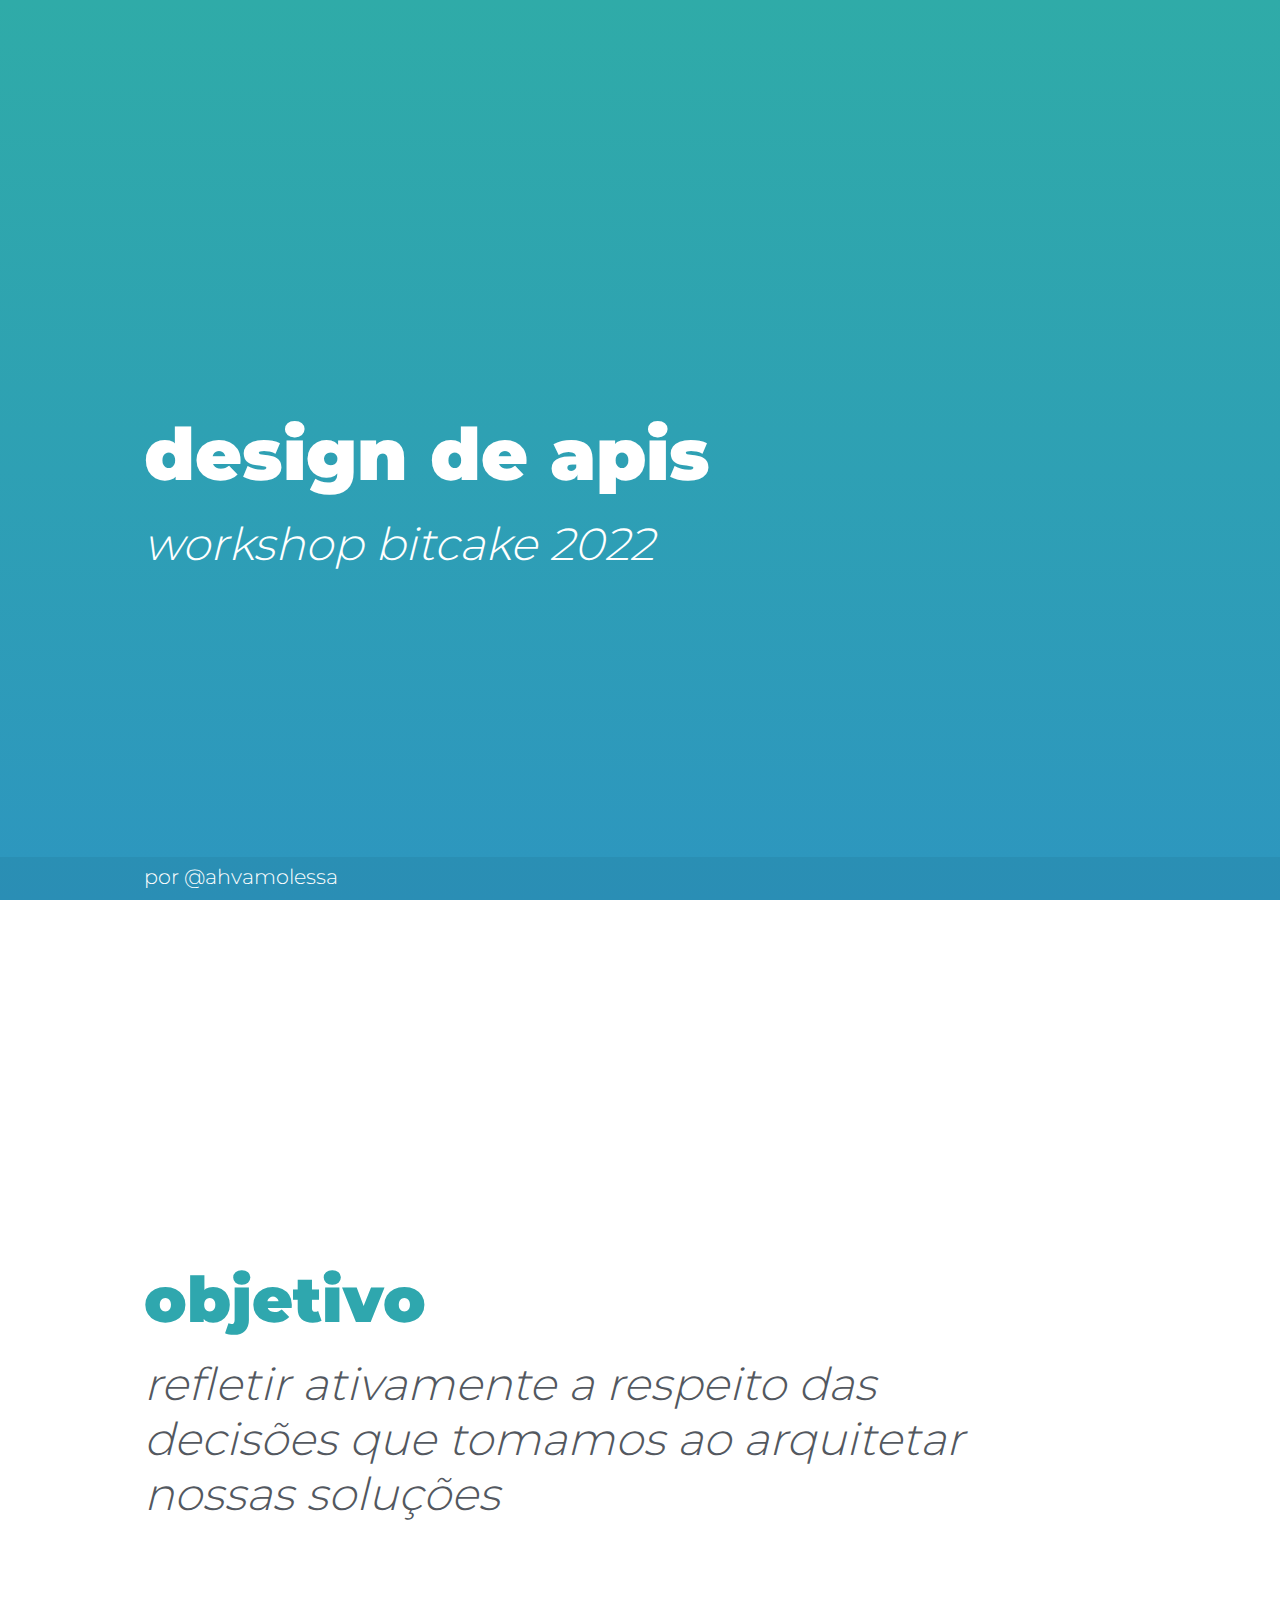
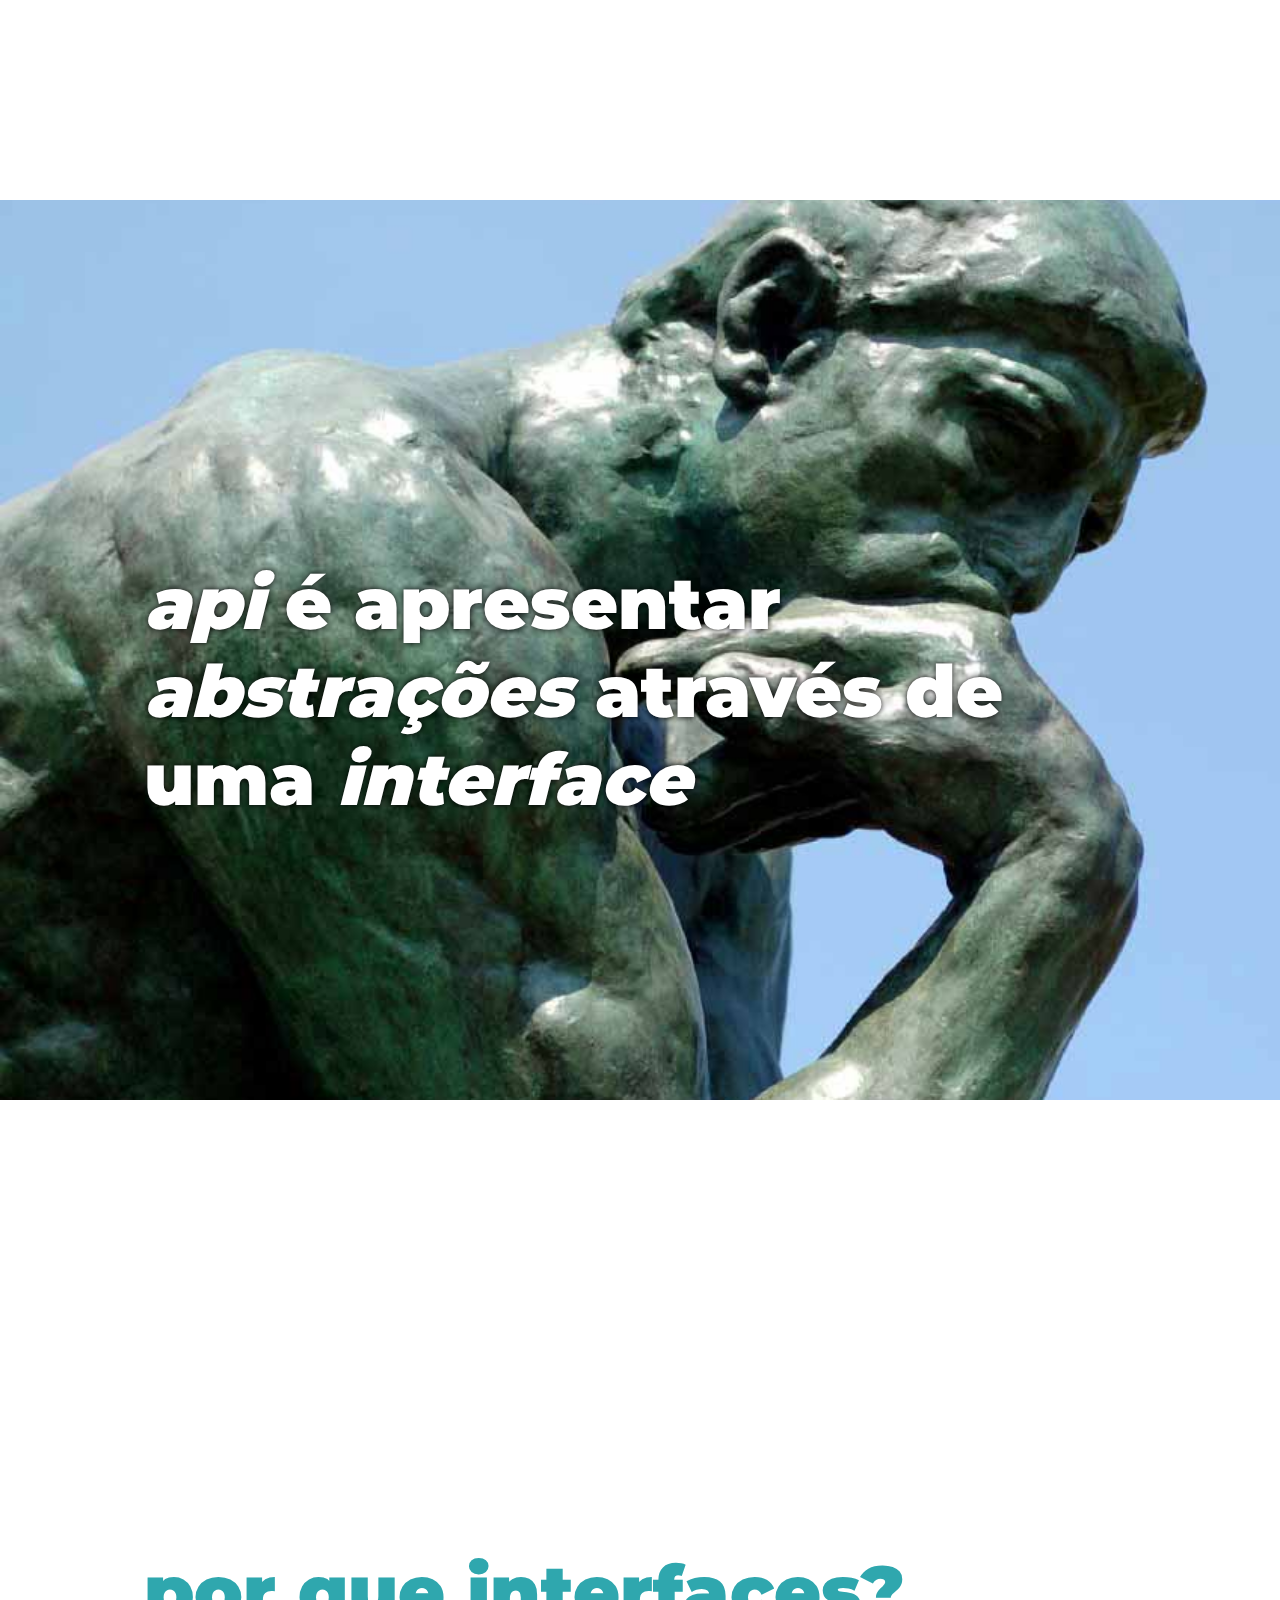
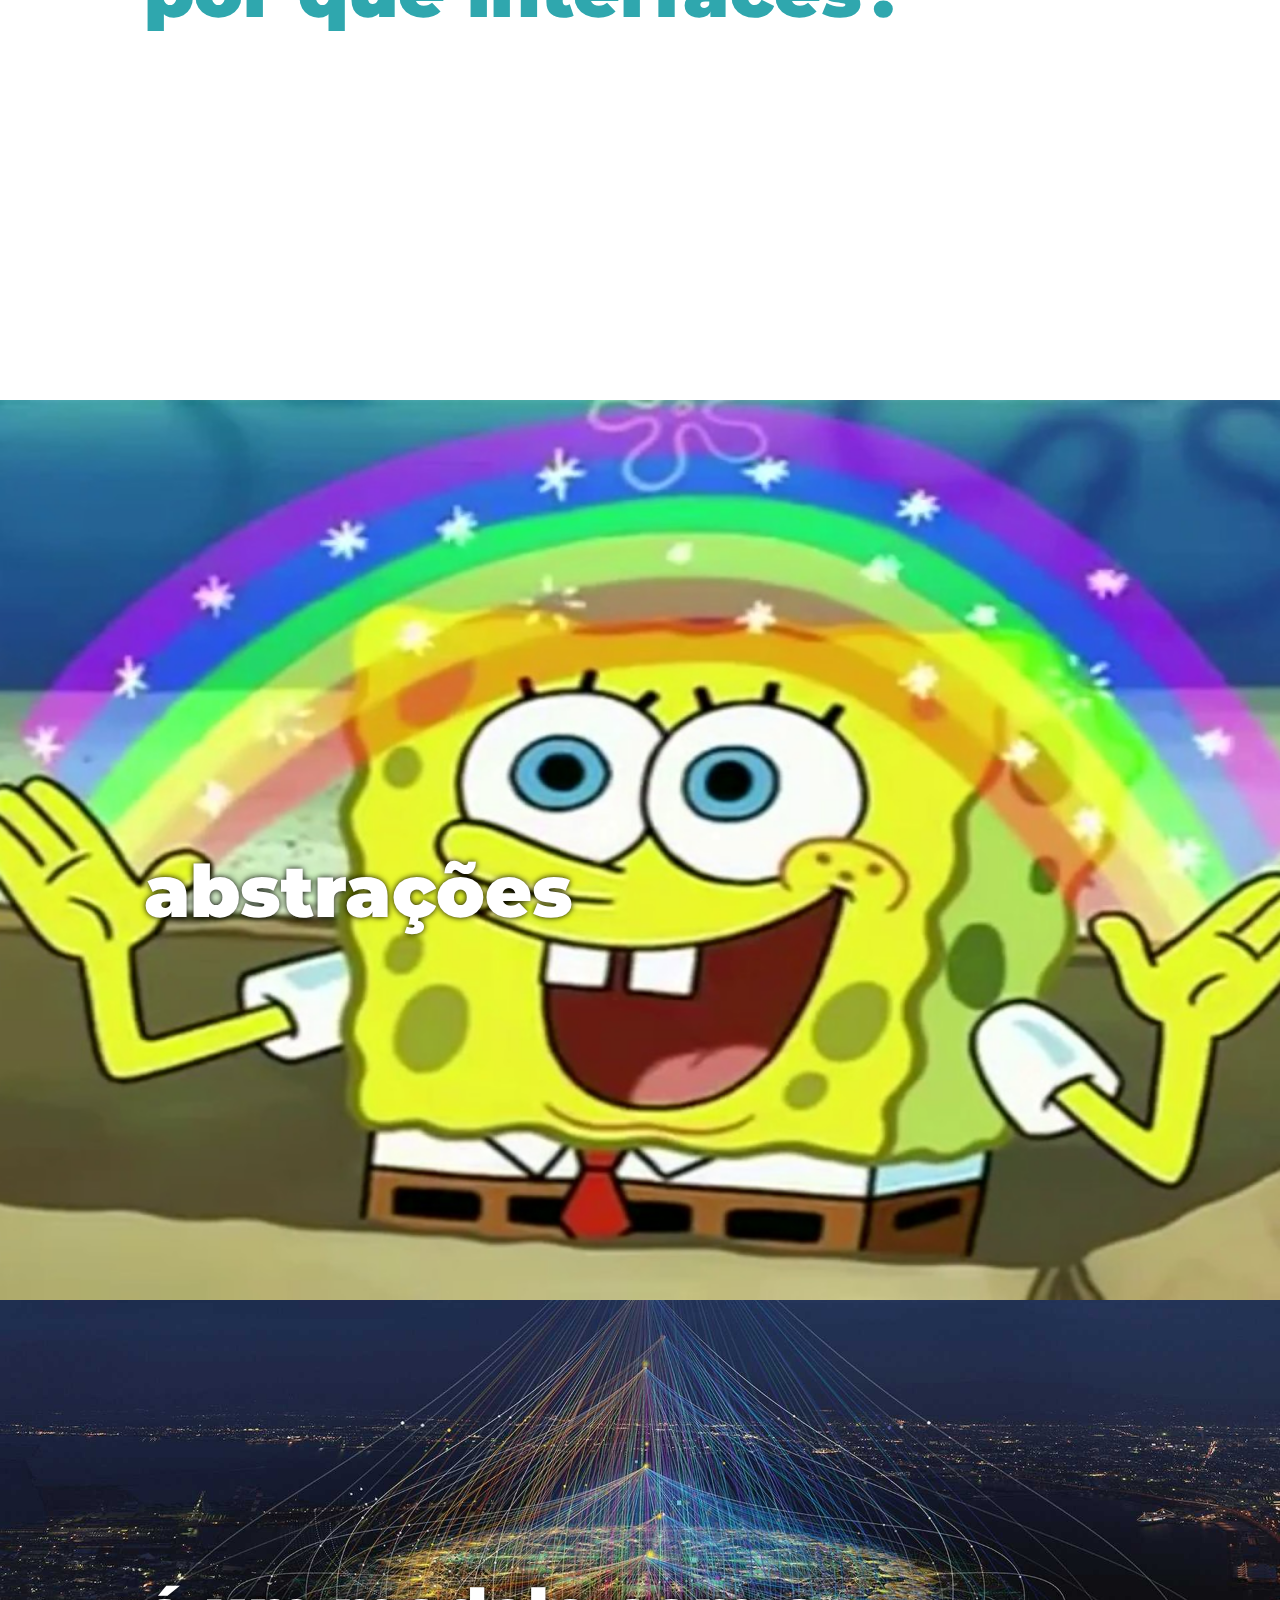
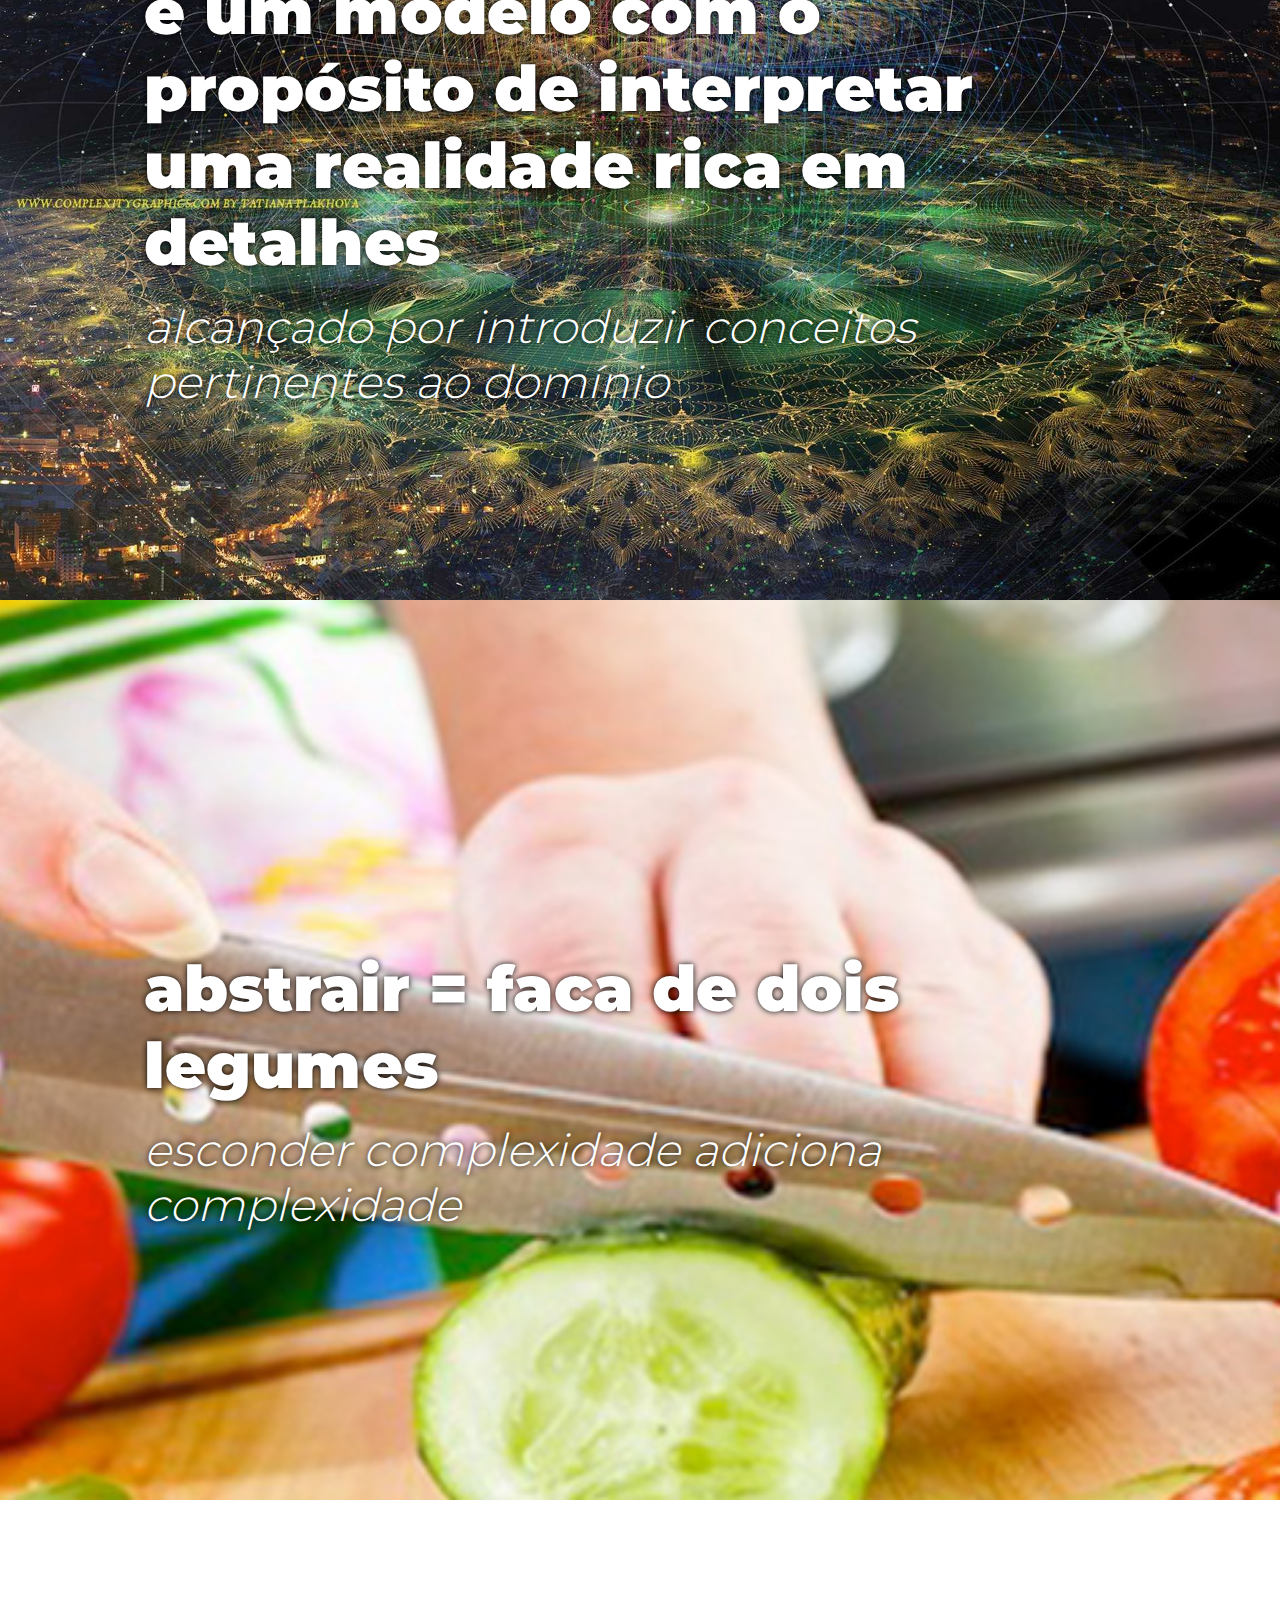
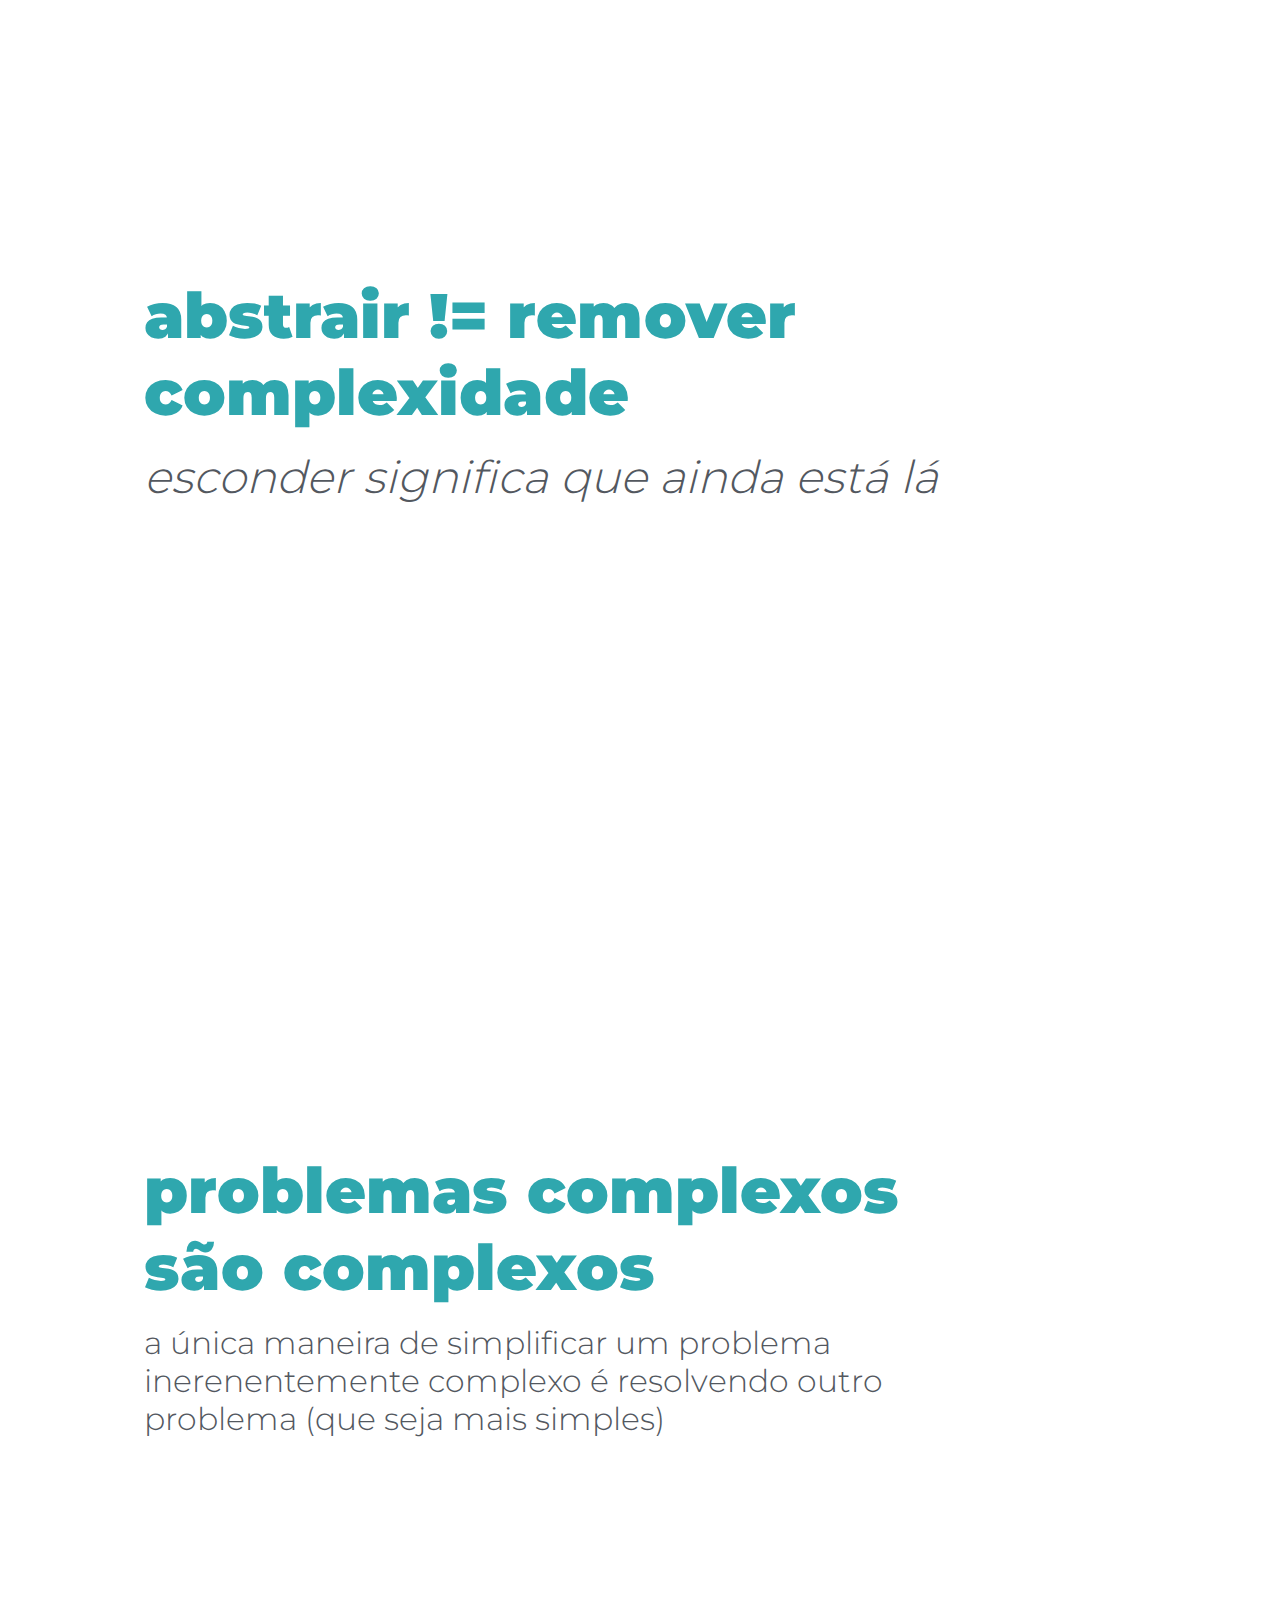
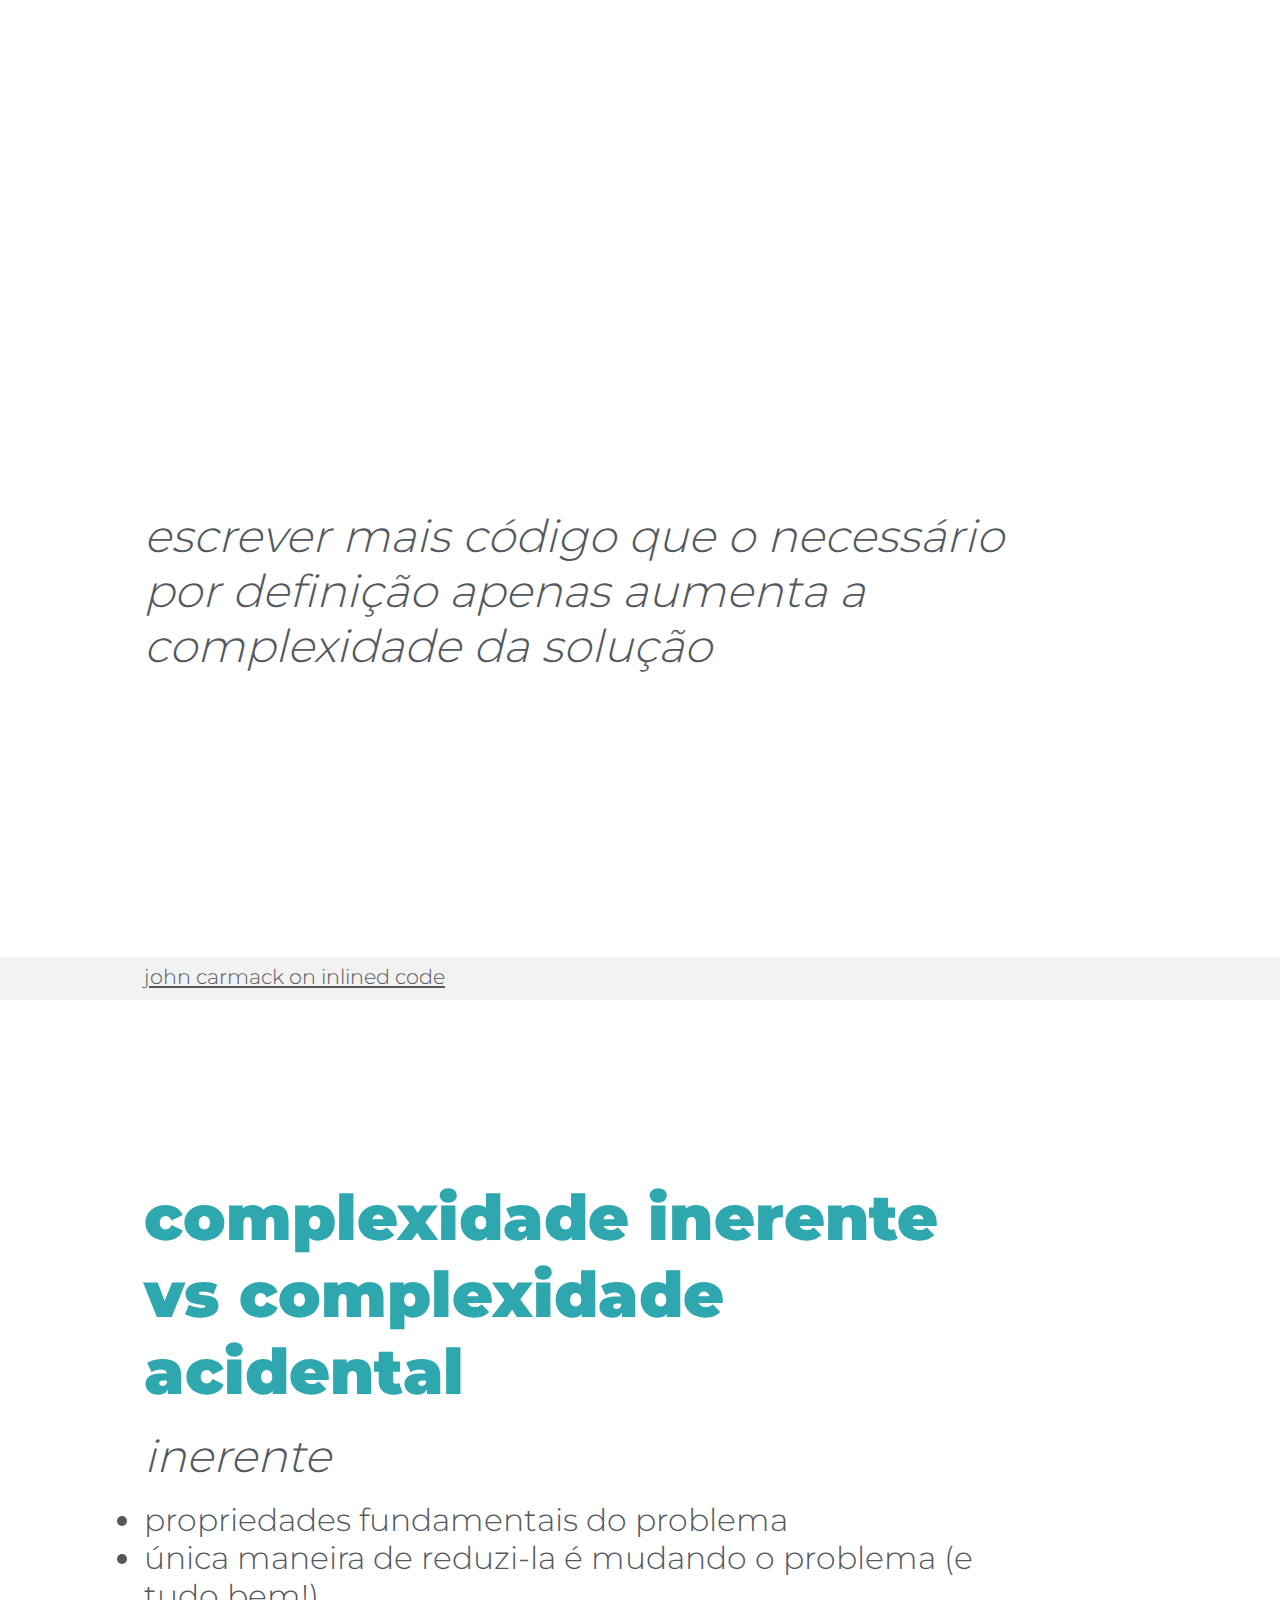
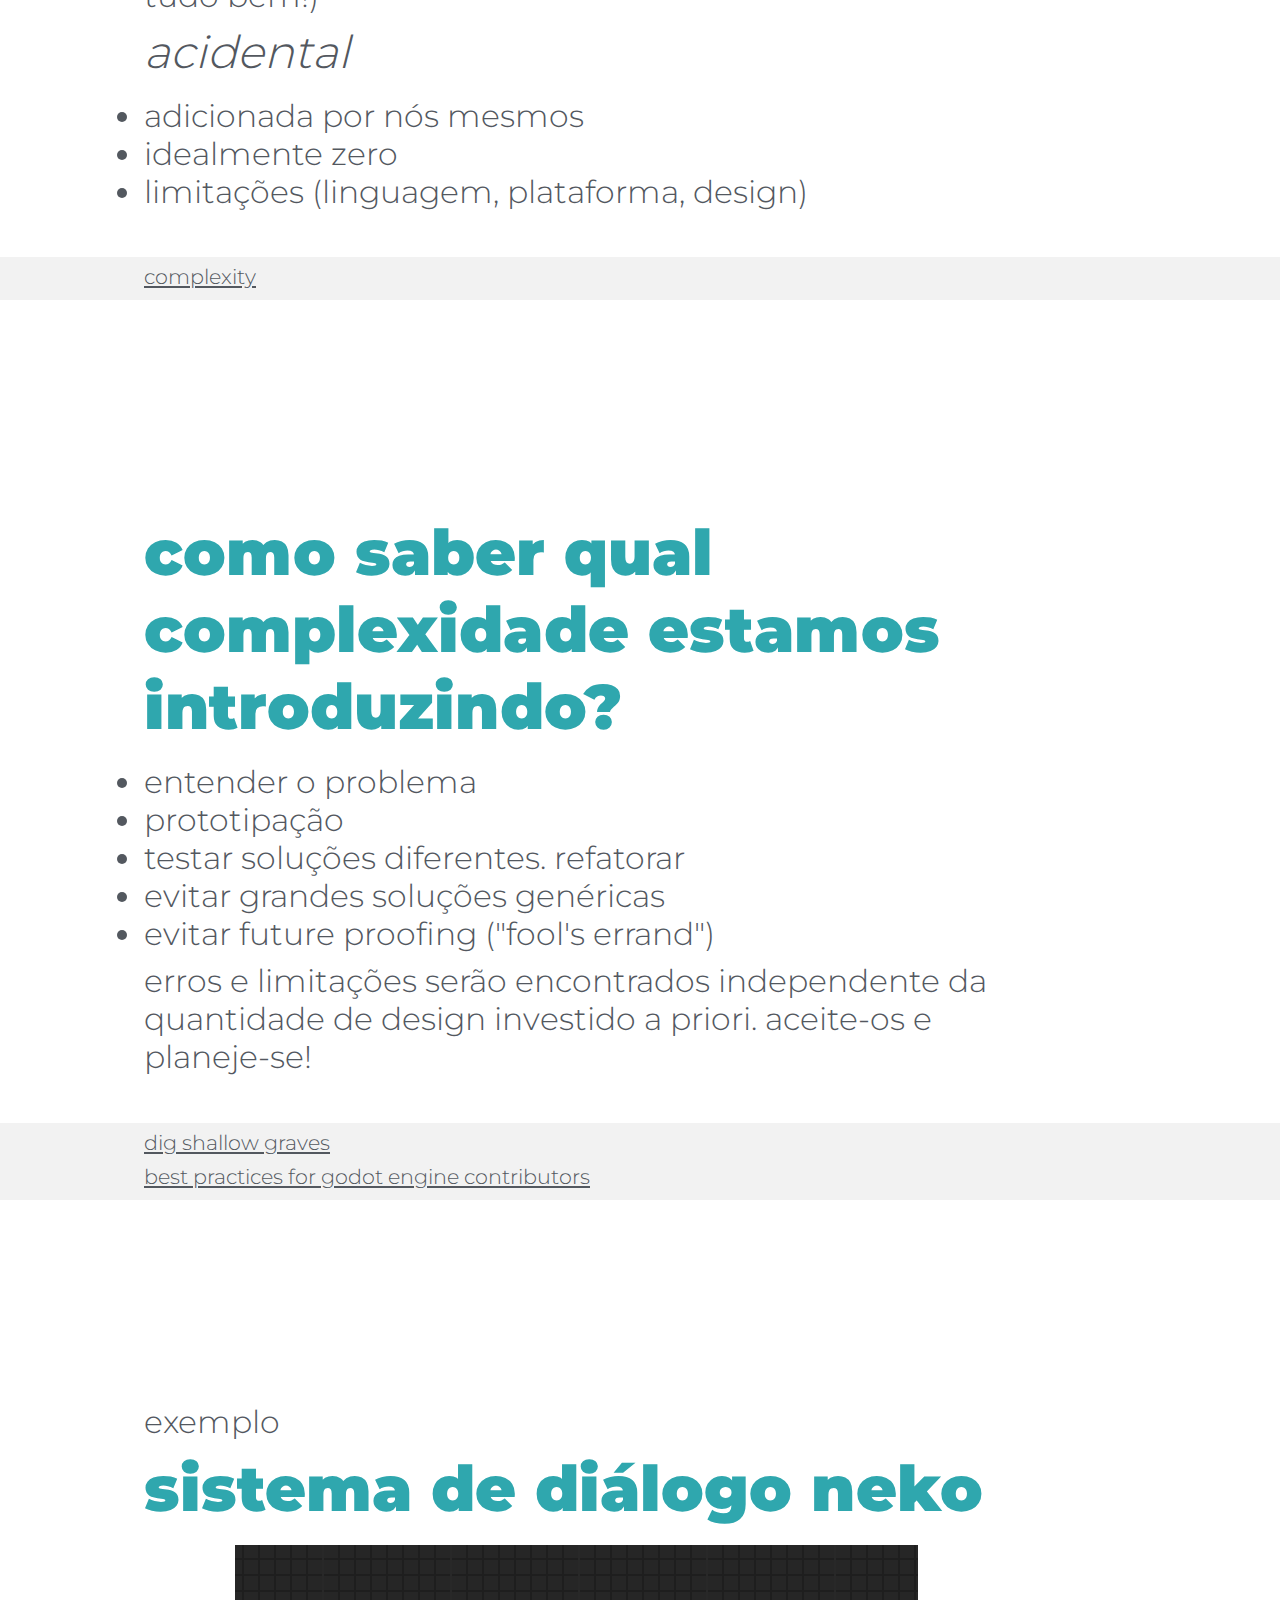
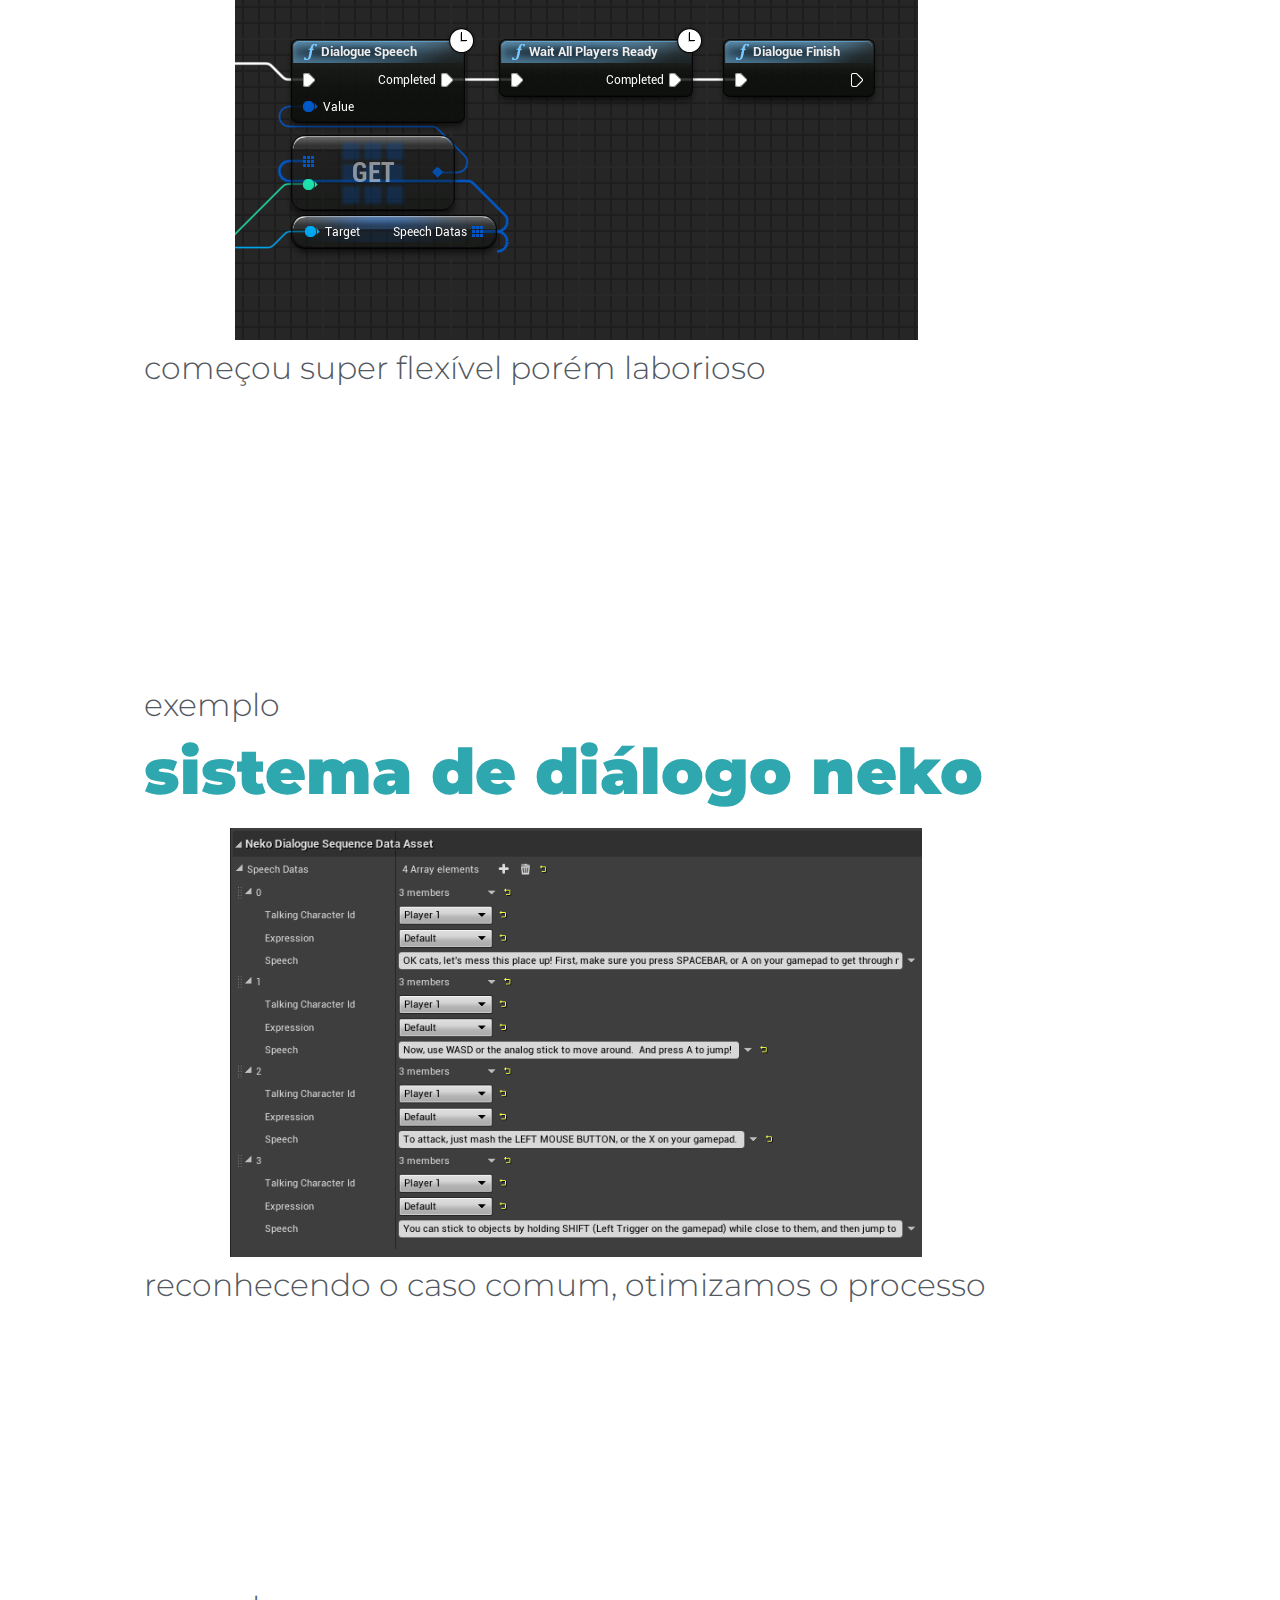
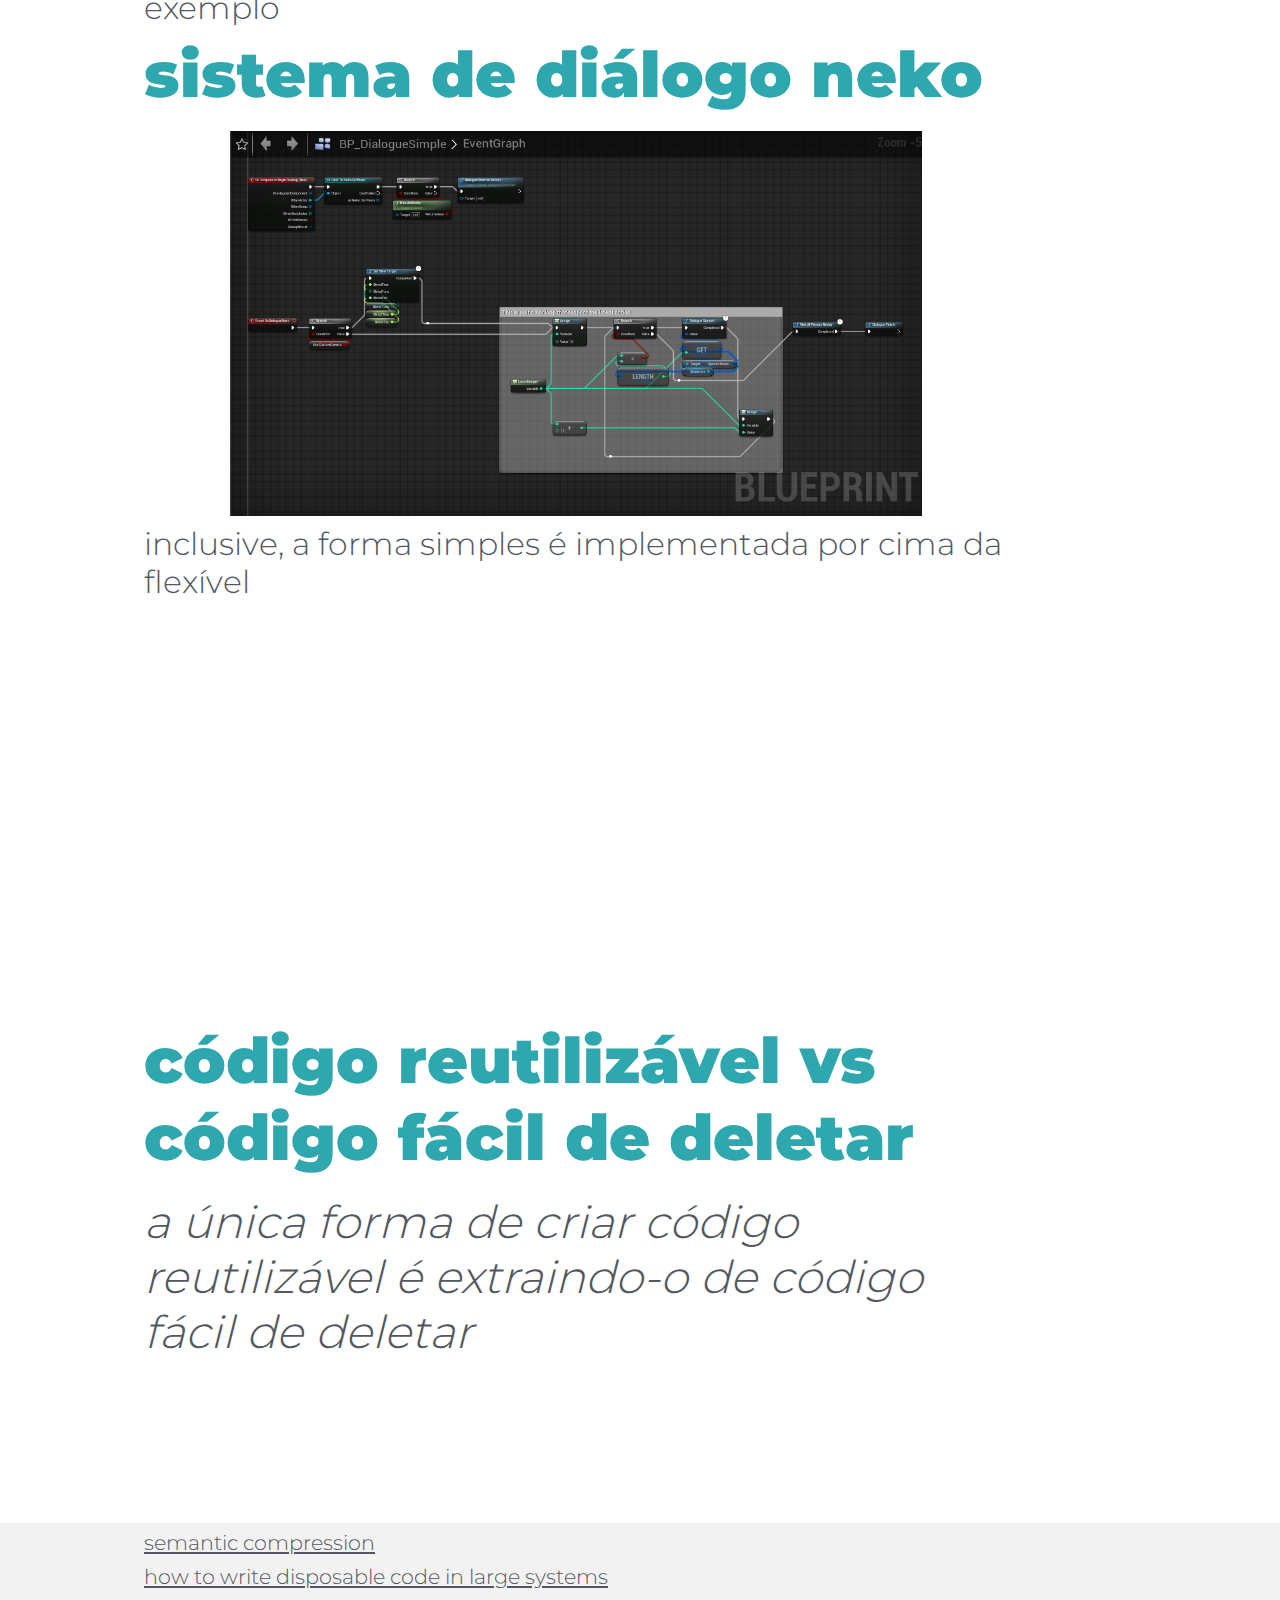
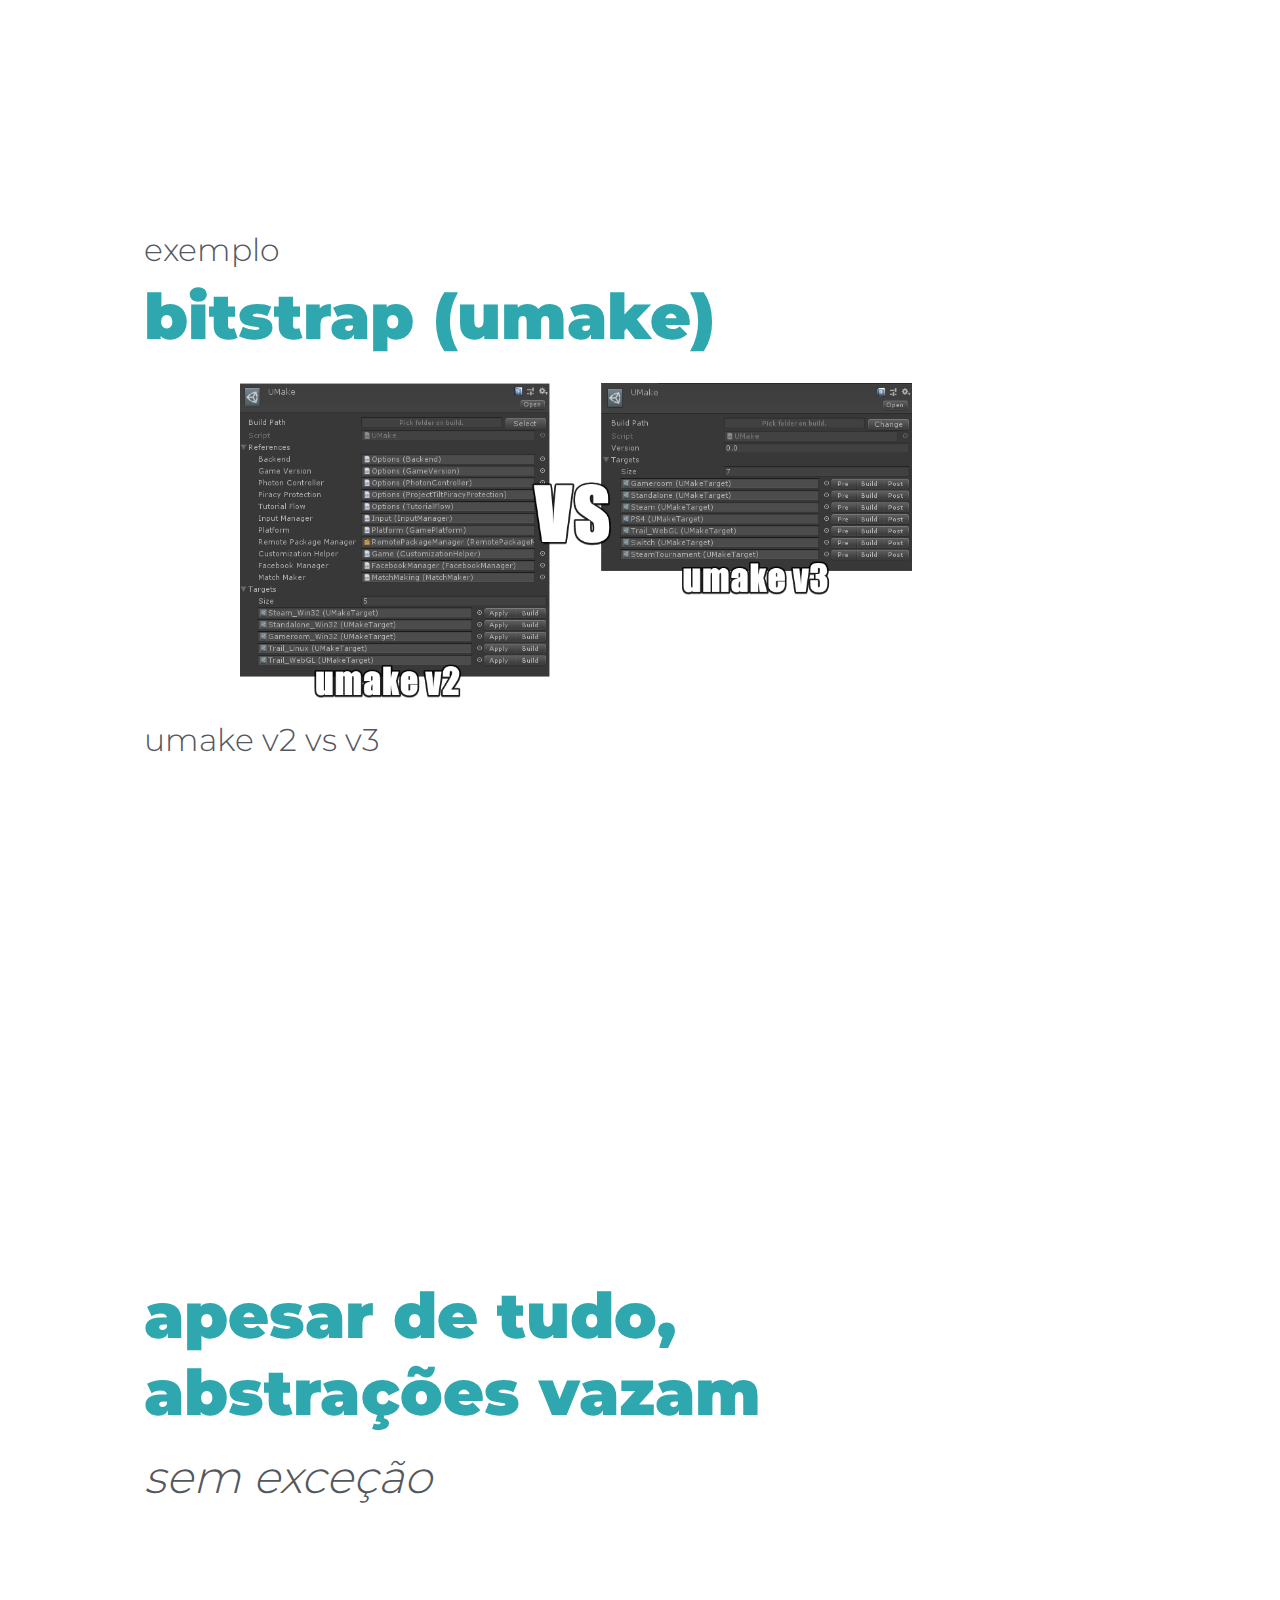
<file: api-design/index.html>
<!DOCTYPE html>
<html lang="pt-BR">
<head>
<meta charset="utf-8">
<link rel="stylesheet" type="text/css" href="../style.css">
<title>design de apis</title>
</head>
<body>

<section class="main">
    <h1>design de apis</h1>
    <h2>workshop bitcake 2022</h2>

    <footer>
        <p>por @ahvamolessa</p>
    </footer>
</section>

<section>
    <h1>objetivo</h1>
    <h2>refletir ativamente a respeito das decisões que tomamos ao arquitetar nossas soluções</h2>

    <!--
    workshop um pouco filosófico com o intuito de trazer pra frente pensamentos, que possivelmente
    estavam apenas no subconsciente, a respeito de design e abordagem de desenvolvimento de software.
    -->
</section>

<section style="background-image: url(thinker.jpg)">
    <h1><em>api</em> é apresentar <em>abstrações</em> através de uma <em>interface</em></h1>

    <!--
    não é apenas sobre "application programming interface".
    mas sobre interfaces em geral e os lados de quem cria e de quem consome.
    -->
</section>

<section>
    <h1>por que interfaces?</h1>

    <!--
    por que interfaces são importantes e por que falar a respeito?
    é uma forma (comum) de abordar desenvolvimento de software onde
    nós dividimos um problema complexo em camadas e/ou componentes.
    a forma como essa divisão acontece é introduzindo interfaces.
    isso nos permite limitar o raciocínio necessário quanto à resolução de problema
    ao inves de precisar manter um contexto enorme em mente mesmo ao realizar uma simples modificação.
    -->
</section>

<section style="background-image: url(imagination.jpg)">
    <h1>abstrações</h1>

    <!--
    esse ato de encapsular complexidade a fim de simplificar seu uso é abstrair.
    interfaces estão intrinsicamente relacionada a abstrações.
    e abstrações são fundamentais ao gerenciamento de complexidade
    -->
</section>

<section style="background-image: url(complexity.jpg)">
    <h1>é um modelo com o propósito de interpretar uma realidade rica em detalhes</h1>
    <h2>alcançado por introduzir conceitos pertinentes ao domínio</h2>

    <!--
    nossa maior ferramenta para lidar com complexidade.
    a base inteira de computação é feita por cima de camadas que abstraem detalhes cada vez mais baixo nível.
    
    uma abstração apenas pode ser criada por associar um conceito do domínio em questão aos detalhes que desejamos esconder.
    muitas vezes criando conceitos novos no processo.
    -->
</section>

<section style="background-image: url(faca-dois-legumes.jpg)">
    <h1>abstrair = faca de dois legumes</h1>
    <h2>esconder complexidade <em>adiciona</em> complexidade</h2>

    <!--
    abstrair significa esconder detalhes adicionando presunções implícitas (contexto) que
    quem interagir com tal abstração deve estar a par.
    
    exemplo mais básico desse processo é dar nome a coisas. um nome carrega conceito e significado.
    por conta disso, uma abstração nova sempre vai pelo menos aumentar a carga cognitiva de um sistema.
    
    porém sua vantagem está em justamente criar uma nova forma (supostamente mais simples)
    de raciocinar a respeito de um problema ou sistema.
    é um instrumento de comunicação. uma ferramenta.
    -->
</section>

<section>
    <h1>abstrair != remover complexidade</h1>
    <h2>esconder significa que ainda está lá</h2>

    <!--
    importantíssimo lembrar que os detalhes ainda estão lá!
    abstrair não significa que eles deixam de existir ou que podemos ignorá-los completamente.
    -->
</section>

<section>
    <h1>problemas complexos são complexos</h1>
    <p>a única maneira de simplificar um problema inerenentemente complexo é resolvendo outro problema (que seja mais simples)</p>

    <!--
    resolver outro problema pode significar mudar o design (e tudo bem)!
    
    nosso trabalho não é implementar o que o desginer ou producer pedem,
    mas sim *entender* o problema e então resolvê-lo
    fazer as perguntas certas!
    comunicação! entender o problema!
    -->
</section>

<section>
    <h2>escrever mais código que o necessário <em>por definição</em> apenas aumenta a complexidade da solução</h2>

    <footer>
        <p><a href="http://number-none.com/blow/john_carmack_on_inlined_code.html">john carmack on inlined code</a></p>
    </footer>

    <!--
    tentar quebrar o problema em pedaços menores não remove complexidade
    criar mais classes não o torna mais simples
    criar mais funções não o torna mais simples
    (inclusive pode apenas dificultar o entendimento da solução e, por consequência, da api)
    -->
</section>

<section>
    <h1>complexidade inerente vs complexidade acidental</h1>
    <h2>inerente</h2>
    <ul>
    <li>propriedades fundamentais do problema</li>
    <li>única maneira de reduzi-la é mudando o problema (e tudo bem!)</li>
    </ul>
    <h2>acidental</h2>
    <ul>
    <li>adicionada por nós mesmos</li>
    <li>idealmente zero</li>
    <li>limitações (linguagem, plataforma, design)</li>
    </ul>

    <footer>
        <p><a href="https://www.ncameron.org/blog/complexity/">complexity</a></p>
    </footer>

    <!--
    todo problema possui uma complexidade inerente.
    qualquer complexidade extra é acidental e deve ser ativamente minimizada.
    PRECISAMOS refletir honestamente se não estamos inconscientemente adicionando complexidade acidental ao sistema!
    -->
</section>

<section>
    <h1>como saber qual complexidade estamos introduzindo?</h1>
    <ul>
    <li>entender o problema</li>
    <li>prototipação</li>
    <li>testar soluções diferentes. refatorar</li>
    <li>evitar grandes soluções genéricas</li>
    <li>evitar future proofing ("fool's errand")</li>
    </ul>
    <p>erros e limitações serão encontrados independente da quantidade de design investido a priori. aceite-os e planeje-se!</p>

    <footer>
        <p><a href="https://ourmachinery.com/post/dig-shallow-graves/">dig shallow graves</a></p>
        <p><a href="https://docs.godotengine.org/en/stable/community/contributing/best_practices_for_engine_contributors.html">best practices for godot engine contributors</a></p>
    </footer>

    <!--
    entender o problema é fundamental.
    prototipação é como se entende o problema!
    comunicação! comunicação com quem vai usar o sistema. quais são suas reais necessidades?
    a única maneira de acertar um bom design de primeira é com muita sorte ou ter experiência prévia resolvendo tal problema.
    é sobre a jornada! prototipar, iterar e refatorar!
    -->
</section>

<section>
    <p>exemplo</p>
    <h1>sistema de diálogo neko</h1>
    <img src="dialog-before.png" alt="dialog-before.png" />
    <p>começou super flexível porém laborioso</p>

    <!--
    foi inclusive latente o problema de usabilidade
    uma vez que o alan tentou abstrair a flexibilidade do sistema
    -->
</section>

<section>
    <p>exemplo</p>
    <h1>sistema de diálogo neko</h1>
    <img src="dialog-after.png" alt="dialog-after.png" />
    <p>reconhecendo o caso comum, otimizamos o processo</p>

    <!--
    entendendo melhor a forma como o sistema seria usado,
    foi possível otimizar a usabilidade
    -->
</section>

<section>
    <p>exemplo</p>
    <h1>sistema de diálogo neko</h1>
    <img src="dialog-implementation.png" alt="dialog-implementation.png" />
    <p>inclusive, a forma simples é implementada por cima da flexível</p>

    <!--
    assim a gente ainda tem a opção de ter controle total quando necessário
    mantendo a facilidade de uso para o caso comum: posicionar camera + sequência de diálogo
    
    importante entender que ainda existe tradeoff que é uma carga cognitiva maior
    por ter mais opções e mais funcionalidades em geral
    -->
</section>

<section>
    <h1>código reutilizável vs código fácil de deletar</h1>
    <h2>a única forma de criar código reutilizável é extraindo-o de código fácil de deletar</h2>

    <footer>
        <p><a href="https://caseymuratori.com/blog_0015">semantic compression</a></p>
        <p><a href="https://programmingisterrible.com/post/139222674273/how-to-write-disposable-code-in-large-systems">how to write disposable code in large systems</a></p>
    </footer>

    <!--
    código fácil de deletar é aquele que outros não dependem
    -->
</section>

<section>
    <p>exemplo</p>
    <h1>bitstrap (umake)</h1>
    <img src="umake.png" alt="umake.png" />
    <p>umake v2 vs v3</p>

    <!--
    bitstrap nada mais é que um bando de código reutilizável extraídos de um bando de código fácil de deletar
    
    (repara nas referências fixas na v2)
    
    ex: scene config demagnete
    - começou com tentar reaproveitar código genérico feito sem necessidade a ser resolvida
    - teve potencial suficiente pra ser possível implementar outros tipos de nós posteriormente
    -->
</section>

<section>
    <h1>apesar de tudo, abstrações vazam</h1>
    <h2>sem exceção</h2>

    <footer>
        <p><a href="https://www.youtube.com/watch?v=5l2wMgm7ZOk">why black boxes are so hard to reuse</a></p>
    </footer>

    <!--
    acontece que abstrações infelizmente têm essa propriedade de inevitavelmente vazar detalhes de sua implementação.
    não importa o quão boa é uma abstração. ela vaza detalhes de alguma forma.
    
    ou seja: não existe abstração perfeita. alguma coisa sempre se perde.
    e pode acontecer até de ter um ganho negativo: a abstração deixa o sistema em geral mais complexo do que seria sem ela.
    
    ex de abstracao:
    - carro manual => passar marcha é um vazamento da implementação do carro (como funciona internamente)
    - carro automatico => não é 100% pois ainda existem `1`, `2`, `P`, além do `D`
    - mesmo que fosse "100%", ainda existe manutenção => precisa entender quando precisa levar ao mecânico, checar agua, oleo, etc
    -->
</section>

<section>
    <h1>abstrações apenas têm valor quando levantam seu próprio peso</h1>
    <h2>"programmers know the benefits of everything and the tradeoffs of nothing"</h2>

    <footer>
        <p><a href="https://www.youtube.com/watch?v=rHIkrotSwcc&list=LLkSsu_JvG53vwdMNEDCLLqQ">there are no zero-cost abstractions</a></p>
        <p><a href="https://www.youtube.com/watch?v=rI8tNMsozo0">simplicity matters</a></p>
    </footer>

    <!--
    importante pra nos lembrar dos custos de adicionar abstrações a um sistema nos guia a onde traçamos apis.
    
    lembrar que no inicio, queremos super agilidade, porém no final, queremos total controle.
    -->
</section>

<section>
    <h1>apis e abstrações <em>não</em> existem no vácuo</h1>
    <ul>
    <li>o que: abstrações</li>
    <li>intenção de uso: interface</li>
    <li>quem usa: comunicação</li>
    <li>restrições: linguagem, plataforma, inércia dos códigos já existentes</li>
    </ul>

    <footer>
        <p><a href="https://cellperformance.beyond3d.com/articles/2006/04/performance-and-good-data-design.html">performance and good data design</a></p>
        <p><a href="https://quuxplusone.github.io/blog/2022/06/23/unordered-multiset-equal-range/">c++: unordered_multiset's api affects its big-o</a></p>
    </footer>

    <!--
    - o que: custos de abstração
    - intenção de uso: uso da api é tão importante quanto sua implementação
    - quem usa: entender o problema. as reais necessidades de quem vai usar a api
    - restrições: o que a gente tem pra trabalhar. alvos de desempenho, etc. códigos já escritos que irão interagir com o sistema novo
    
    tomar decisão informada quanto a onde traçamos a linha da abstração
    -->
</section>

<section class="main">
    <h1>uma api é boa se ela é <em>profunda</em> e possui <em>interface enxuta</em></h1>

    <footer>
        <p><a href="https://www.youtube.com/watch?v=bmSAYlu0NcY">a philosophy of software design</a></p>
    </footer>

    <!--
    enfim do que é feita uma boa api!
    criar abstrações que adicionam valor substancial ao sistema, à solução e aos usuários.
    -->
</section>

<section style="background-image: url(granularity.jpg)">
    <h1>granularidade</h1>
    <h2>abstrações acontecem em vários níveis, mas o potencial é proporcional à escala</h2>

    <!--
    níveis: nome, função, classe, módulo, programa, sistema, etc.
    temos mais potencial de profundidade quanto maior a escala.
    
    realidade: classes são granulares demais para promoverem sozinhas uma api profunda.
    
    isso nos induz a manter interfaces permissivas e flutuantes entre classes de um mesmo módulo/sistema.
    e deixar pra implementar interfaces formais e impenetráveis de api a nível de módulos no mínimo.
    
    na prática: encapsulamento (getter/setter, variáveis e funções privadas/protegidas, arquivos super fragmentados, etc)
    não são importantes enquanto estamos no mesmo módulo.
    é tudo parte de uma mesma implementação: a abstração principal do sistema.
    -->
</section>

<section class="main">
    <h1>profunda</h1>
    <ul>
    <li>ortogonal</li>
    <li>composível</li>
    <li>complexidade adicionada &lt; complexidade abstraída</li>
    </ul>
    <h1>interface enxuta</h1>
    <ul>
    <li>padrões razoáveis</li>
    <li>estado mínimo</li>
    <li>invariantes explícitas</li>
    <li>intui sua implementação</li>
    </ul>
</section>

<section>
    <header>
        <p>profunda</p>
    </header>

    <h1>ortogonal</h1>
    <img src="orthogonal.png" alt="orthogonal.png" />
    <p>conceitos são independentes e não se influenciam</p>

    <!--
    conceitos são ortogonais até não serem mais
    -->
</section>

<section>
    <header>
        <p>profunda</p>
    </header>

    <p>ortogonal</p>
    <h1>altura do pulo ❌</h1>
    <img src="jump-config.png" alt="jump-config.png" />
    <img src="gravity-config.png" alt="gravity-config.png" />
    <img src="stick-config.png" alt="stick-config.png" />

    <!--
    tanto mudar impulso de pulo quanto gravidade influenciam altura do pulo
    mais ainda: quando o gato tá grudado a um prop, o peso do prop e os multiplicadores também influenciam
    -->
</section>

<section>
    <header>
        <p>profunda</p>
    </header>

    <h1>composível</h1>
    <p>quão fácil é a interação com outras abstrações?</p>
    <p>(mais prático quando há um canal uniforme que integra sistemas)</p>

    <!--
    um pouco menos prático para os nossos casos já que costumamos fazer sistemas especializados.
    algo a se levar em conta ao analizar códigos de terceiros.
    -->
</section>

<section>
    <header>
        <p>profunda</p>
    </header>

    <p>composível</p>
    <h1>narrow waist</h1>
    <p>exemplo: unix pipeline</p>
    <pre><code>ls -l | grep key | less</code></pre>

    <footer>
        <p><a href="https://www.oilshell.org/blog/2022/03/backlog-arch.html">a sketch of the biggest idea in software architecture</a></p>
    </footer>

    <!--
    faca de dois legumes: facilita a comunicação entre sistemas, limita a comunicação entre sistemas
    -->
</section>

<section>
    <p>composível</p>
    <h1>callbacks</h1>
    <p>preferir api imediata</p>
    <p>callbacks adicionam indireção ao fluxo de código</p>

    <footer>
        <p><a href="https://www.youtube.com/watch?v=Z1qyvQsjK5Y">immediate-mode graphical user interfaces - 2005</a></p>
    </footer>

    <!--
    principalmente em implementações de módulos, onde dependências diretas não importam,
    preferir chamar funções diretamente a fim de eliminar indireções.
    -->
</section>

<section>
    <p>composível</p>
    <h1>padrão liga/desliga</h1>
    <pre><code>// evitar
void Enable(); // this.enabled = true; ...
void Disable(); // this.enabled = false; ...
// eventualmente força um `if` em alguma camada

// preferir
void SetEnabled(bool enabled); // this.enabled = enabled; ...
// porém nem sempre possível!</code></pre>

    <!--
    quando fizer sentido, juntar duas funções em uma caso suas implementações permitam.
    separar cedo em mais de uma função enventualmente força introduzir um `if` desnecessariamente.
    o estado novo pode vir de uma configuração ou de uma outra função que o recebe como parâmetro.
    -->
</section>

<section>
    <header>
        <p>profunda</p>
    </header>

    <p>composível</p>
    <h1>late binding x early binding</h1>
    <p>no início, queremos simplicidade</p>
    <p>no final, queremos controle total</p>

    <!--
    "binding" é um conceito que vem de programação funcional. basicamente significa dar um nome a um valor (to bind).
    "late binding" era uma das propostas de alan kay em sua visão para orientação a objetos realizada em smalltalk.
    a linguagem deixa pra decidir no último momento qual o valor que um nome tem.
    temos reflexo disso em funções virtuais + overloading em que o código que será executado só é sabido na hora da chamada.
    
    não é bom nem ruim por si só. depende do contexto.
    
    late binding dá flexibilidade porém dificulta validação. e vice-versa para early binding.
    -->
</section>

<section>
    <header>
        <p>profunda</p>
    </header>

    <p>exemplo</p>
    <h1>late binding dialogo neko</h1>
    <pre><code>class UNekoDialogueCharacterDataAsset : public UDataAsset {
    ENekoDialogueCharacterId Id = ENekoDialogueCharacterId::None;

    TArray&lt;TSoftObjectPtr&lt;UTexture2D&gt;&gt; Expressions;

    // implementado com for
    UTexture2D* GetExpression(ENekoDialogueCharacterExpression Expression);
};</code></pre>

    <!--
    todas as expressões ficam no array expressions.
    teoricamente temos flexibilidade pra configurar as expressões,
    mas na prática, todos os personagems vão ter as mesmas entradas.
    fácil esquecer ou duplicar uma expressão por não ter validação.
    
    `GetExpression` é um `for` que busca uma entrada em `Expressions` que seja do tipo `Expression`. operação falível.
    -->
</section>

<section>
    <header>
        <p>profunda</p>
    </header>

    <p>exemplo</p>
    <h1>early binding dialogo neko</h1>
    <pre><code>class UNekoDialogueCharacterDataAsset : public UDataAsset {
    ENekoDialogueCharacterId Id = ENekoDialogueCharacterId::None;

    TSoftObjectPtr&lt;UTexture2D&gt; ExpressionDefault;
    TSoftObjectPtr&lt;UTexture2D&gt; ExpressionAngry;
    TSoftObjectPtr&lt;UTexture2D&gt; ExpressionHappy;

    // implementado com switch
    UTexture2D* GetExpression(ENekoDialogueCharacterExpression Expression);
};</code></pre>

    <!--
    agora listamos todas as expressões explicitamente.
    impossível duplicar. esquecer uma expressão significa ter um buraco vazio no editor.
    
    `GetExpression` agora é um `switch` que é implementado na mão. porém agora é uma operação infalível.
    -->
</section>

<section>
    <header>
        <p>profunda</p>
    </header>

    <h1>complexidade adicionada &lt; complexidade abstraída</h1>
    <p>abstrações devem puxar mais que seu próprio peso</p>
    <p>entender os tradeoffs feitos</p>
</section>

<section>
    <header>
        <p>profunda</p>
    </header>

    <p>complexidade adicionada &lt; complexidade abstraída</p>
    <h1>desempenho</h1>
    <ul>
    <li>é um sistema pervasivo? muitas entidades?</li>
    <li>onde há um, há muitos! qual o caso comum? operar em lotes!</li>
    <li>agrupar por tipos ao invés de coleções heterogêneas</li>
    <li>particionar ao invés de branch</li>
    <li>multithread? job system?</li>
    </ul>
</section>

<section>
    <header>
        <p>interface enxuta</p>
    </header>

    <h1>padrões razoáveis</h1>
    <p>almejar criar um "pit of success" pra quem for usar</p>
</section>

<section>
    <header>
        <p>interface enxuta</p>
    </header>

    <p>padrões razoáveis</p>
    <h1>"data driven"</h1>
    <p>extrair dados estáticos em arquivos separados</p>
    <ul>
    <li>unity: scriptable objects</li>
    <li>unreal: data asset</li>
    </ul>

    <!--
    separar dado que não muda/config em arquivos separados pra facilitar alteração, organização e controle
    -->
</section>

<section>
    <header>
        <p>interface enxuta</p>
    </header>

    <p>padrões razoáveis</p>
    <h1>estruturas de dados</h1>
    <p>arrays <em>muito</em> provavelmente são suficientes</p>
    <p>processadores adoram memória linear</p>
    <p>*olha feio praquela lista encadeada* 😠</p>
</section>

<section>
    <header>
        <p>interface enxuta</p>
    </header>

    <h1>estado mínimo</h1>
    <p>sobre quais os dados a api opera?</p>
    <p>onde eles são alterados?</p>

    <footer>
        <p><a href="https://www.gamedeveloper.com/programming/in-depth-functional-programming-in-c-">in detph: functional programming in c++</a></p>
        <p><a href="https://mobile.twitter.com/rygorous/status/1507178315886444544">twitter - sobre estado</a></p>
    </footer>

    <!--
    não é sobre anarquia! :B
    facilitar entendimento e reflexão por diminuir "partes móveis".
    -->
</section>

<section>
    <header>
        <p>interface enxuta</p>
    </header>

    <p>estado mínimo</p>
    <h1>const correctness</h1>
    <p>preferir estilo funcional sempre que possível</p>
    <p>facilita compreensão. menos dependente de ordem de execução</p>
    <pre><code>// evitar
obj.CheckSomething();
obj.MaybeDoSomethingInResponse();

// preferir
var result = obj.CheckSomething();
if (result) {
    obj.DoSomethingInResponse(result);
}</code></pre>

    <footer>
        <p><a href="https://isocpp.org/wiki/faq/const-correctness">c++ const correctness</a></p>
    </footer>

    <!--
    as linhas serem breves são um falso indicador da complexidade por trás uma vez que
    para realmente entender o que está acontecendo, agora devemos ter em mente o estado interno de `obj`.
    mudar a ordem das linhas ou esquecer uma delas facilmente causará bugs.
    
    aqui `CheckSomething` não modifica o estado interno de obj e apenas retorna o resultado calculado.
    enquanto `DoSomethingInResponse` explicitamente age em cima do resultado obtido.
    também está explícito o `if` que antes estava escondido em `MaybeDoSomethingInResponse`.
    
    ex: maquina de estados opengl.
    -->
</section>

<section>
    <header>
        <p>interface enxuta</p>
    </header>

    <p>estado mínimo</p>
    <h1>recursos e posse</h1>
    <p>quem é o responsável pelo recurso?</p>
    <p>posse vs empréstimo</p>
    <p>onde há alocação de memória? possível evitá-la?</p>
    <ul>
    <li>c# = preferir structs e arrays; reusar coleções</li>
    <li>c++ = arrays; inline allocator;</li>
    </ul>

    <footer>
        <p><a href="https://docs.microsoft.com/en-us/dotnet/standard/memory-and-spans/memory-t-usage-guidelines#owners-consumers-and-lifetime-management">c# memory and spans - owners, consumers and lifetime management</a></p>
        <p><a href="https://github.com/dotnet/runtime/blob/main/src/libraries/System.Private.CoreLib/src/System/Collections/Generic/List.cs#L25">List.cs</a></p>
        <p><a href="https://docs.unrealengine.com/5.0/en-US/API/Runtime/Core/Containers/TInlineAllocator/">TInlineAllocator</a></p>
    </footer>
</section>

<section>
    <header>
        <p>interface enxuta</p>
    </header>

    <h1>invariantes explícitas</h1>
    <p>+ pré-condições</p>
    <p>+ pós-condições</p>

    <!--
    uma propriedade do sistema que é sempre verdade.
    ex: esse ponteiro sempre aponta para memória válida.
    -->
</section>

<section>
    <header>
        <p>interface enxuta</p>
    </header>

    <p>invariantes explícitas</p>
    <h1>null</h1>
    <p>pré-condição: quais funções podem <em>receber</em> null?</p>
    <p>pós-condição: quais funções podem <em>retornar</em> null?</p>
    <p>decidir e ser explícito!</p>
    <p>linguagens mais recentes têm esse conceito embutido (rust, zig, kotlin, c#8)</p>
    <ul>
    <li>c# da unity não tem isso</li>
    <li>bitstrap: <code>Option&lt;T&gt;</code></li>
    </ul>

    <footer>
        <p><a href="https://github.com/bitcake/bitstrap/blob/master/Assets/Runtime/Functional/Option.cs">Option.cs</a></p>
    </footer>
</section>

<section>
    <header>
        <p>interface enxuta</p>
    </header>

    <p>invariantes explícitas</p>
    <h1>minimizar erros</h1>
    <p>dois tipos de erros:</p>
    <ul>
    <li>entrada/saída =&gt; tratar</li>
    <li>lógica =&gt; assert</li>
    </ul>

    <footer>
        <p>"define errors out of existence" -- ousterhout, john</p>
        <p><a href="https://nullprogram.com/blog/2022/06/26/">assertions should be more debugger-oriented</a></p>
        <p><a href="https://yiming.dev/blog/2022/07/10/how-let-it-fail-leads-to-simpler-code/">how "let it fail" leats to simpler code</a></p>
    </footer>

    <!--
    qualquer outro tipo de erro é desnecessário
    -->
</section>

<section>
    <p>exemplo</p>
    <h1>pepper CommandTokenizer</h1>
    <pre><code>open "folder/some file.txt
# ops, esqueci de fechar aspas ^</code></pre>

    <!--
    antes existiam vários tratamentos de erro por conta de tratamento de strings ao parsear comandos no editor pepper.
    porém mudar a semantica para uma aspa não fechada significa string até o final da linha fez com que parsear comando
    se tornasse uma operação infalível. ainda pode acontecer erro de semântica, mas todos os códigos que lidavam com o
    tokenizador passaram a ser muito mais enxutos.
    -->
</section>

<section>
    <header>
        <p>interface enxuta</p>
    </header>

    <p>invariantes explícitas</p>
    <h1>intervalo de valores</h1>
    <p>usar tipos para codificar valores válidos</p>
    <pre><code>// evitar
int GetPlayerCount();

// preferir
uint8 GetPlayerCount();</code></pre>

    <!--
    mesma coisa também para parâmetros de funções e membros de structs/classes.
    -->
</section>

<section>
    <header>
        <p>interface enxuta</p>
    </header>

    <h1>intui sua implementação</h1>
    <p>a partir de uma transformação conhecida, é possível inferir aproximadamente suas entradas e saídas</p>

    <footer>
        <p><a href="https://en.wikipedia.org/wiki/Principle_of_least_astonishment">principle of least surprise</a></p>
    </footer>

    <!--
    quando nos dispomos a implementar um sistema, intuitivamente devemos ter noção da forma de suas entradas e saídas.
    da mesma forma quando vamos consumir uma api que se propõe a resolver um determinado problema,
    temos uma noção do que esperar de sua interface.
    
    ex: api para baixar arquivo (url)
    ex: api para desenhar retângulo (x, y, w, h, color)
    
    em cada um dos exemplos, dá pra se aprofundar em mais detalhes:
    http vs ftp vs tcp/ip; rotação, tamanho borda, gradiente vs textura; etc.
    
    porém o importante é que ainda assim, o formato das entradas e saídas ainda se assemelham ao intuido.
    se, por outro lado, a interface diverge demais do esperado, é provável que não seja uma boa api.
    -->
</section>

<section>
    <header>
        <p>interface enxuta</p>
    </header>

    <p>intui sua implementação</p>
    <h1>debugabilidade</h1>
    <ul>
    <li>onde estão os dados?</li>
    <li>são fáceis de inspecionar?</li>
    <li>é fácil acompanhar o que está acontecendo pelo debugger?</li>
    </ul>
</section>

<section style="background-image: url(galaxy-brain.png)">
    <h1>às vezes não precisa de api ou abstração</h1>
    <h2>código vai, design fica</h2>

    <!--
    nosso trabalho é resolver problema. escrever código é consequência.
    
    reutilizar design é mais útil que reutilizar código!
    às vezes forçar reutilização de código apenas adicionar complexidade sem realmente adicionar valor a quem usa
    -->
</section>

<section>
    <p>exemplo</p>
    <h1>classe AssetLoader</h1>
    <pre><code>pub trait Asset: Sync + Send + 'static {
    type Id: fmt::Debug + Hash + Eq + Clone + Sync + Send;
}
pub trait AssetLoader&lt;'a, A: Asset&gt; {
    type Storage;
    fn load(&'a self, id: &A::Id, storage: &mut Self::Storage) -&gt; Result&lt;A, AssetLoadError&gt;;
}
pub fn try_load&lt;'a, S&gt;(
    &mut self,
    id: &A::Id,
    loader: &'a AssetLoader&lt;'a, A, Storage = S&gt;,
    storage: &mut S,
) -&gt; Result&lt;AssetHandle&lt;A&gt;, AssetLoadError&gt; {
    match self.cache_map.get(id).cloned() {
        Some(handle) =&gt; Ok(handle),
        None =&gt; {
            let asset = loader.load(id, storage)?;
            let handle = self.add(asset);
            self.cache_map.insert(id.clone(), handle);
            Ok(handle)
        }
    }
}</code></pre>

    <!--
    começou como uma abstração template pra carregar assets de vários tipos a partir de um path.
    até que chegamos em fontes, que precisam de um path + font-size. quebrou a abstração precoce!
    acontece que eu continuei no caminho da abstração criando mais camadas adicionando mais templates
    se distanciando cada vez mais da solução do problema: carregar assets do disco.
    
    enquanto isso, a solução basicamente *pedia* que fosse separada em várias structs ao inves de uma genérica.
    anos depois quando fui programar meu editor de código, não cai na mesma armadilha e separei as coleções de
    Buffers, BufferViews, Plugins e Clients (todas têm um Handle associado).
    Dessa forma, é super fácil de adicionar funcionalidade própria de cada coleção sem influenciar ou estar amarrado
    às outras coleções.
    
    basicamente um "falso cognato" de design!
    - duas coisas que a princípio se parecem e teriam um design parecido
    - mas na prática têm operações diferentes que impossibilita uma interface única
    -->
</section>

<section>
    <p>exemplo</p>
    <h1>classe timer v1</h1>
    <pre><code>public class Timer { // holodrive
    [SerializeField] private float length = 1.0f; // serializado
    private float counter = 0.0f;
    public System.Action OnTimer { get; set; } // callback

    public void OnUpdate() {
        if( counter &lt; 0.0f ) {
            // Already triggered callback.
        } else if( counter &lt; length ) {
            counter += Time.deltaTime;
        } else {
            counter = -1.0f;
            if( OnTimer != null )
                OnTimer();
        }
    }
}</code></pre>

    <!--
    vários detalhes omitidos
    clássica implementação orientada a objetos
    
    `length` é serializado no MonoBehaviour
    callbacks são configurados no Start/Awake
    -->
</section>

<section>
    <p>exemplo</p>
    <h1>classe timer v2</h1>
    <pre><code>public sealed class Timer { // demagnete
    public float length = 1.0f; // dinamico
    private float elapsedTime = -1.0f;

    public bool OnUpdate() { // sem callback
        if( elapsedTime &gt;= 0.0f )
            elapsedTime += Time.deltaTime;
        if( elapsedTime &lt; length ) {
            elapsedTime = -1.0f;
            return true;
        }
        return false;
    }
}</code></pre>

    <!--
    quase sempre o que a gente queria, na verdade, era configurar a duração do timer em um ScriptableObject.
    igualmente, os callbacks costumavam ser bem curtos. suas declarações eram ruído.
    
    antes de iniciar o timer, muda o valor de `length` com base num ScriptableObject.
    api "immediate mode" aproveitando que `OnUpdate` já precisava ser chamado todo frame.
    código do callback inline dentro de um `if`. bem mais fácil de acompanhar os caminhos de código.
    -->
</section>

<section>
    <p>exemplo</p>
    <h1>classe timer v3</h1>
    <pre><code>float Timer = -1.0f; // neko
// ...
void AMyActor::Tick(float DeltaSeconds) {
    if (Timer &gt;= 0.0f) {
        Timer += DeltaSeconds;
        if (Timer &gt;= Config-&gt;TimerDuration) {
            // do the thing!
            Timer = -1.0f;
        }
    }
}</code></pre>

    <!--
    em sua última iteração, não existe mais classe timer.
    agora é apenas um idioma. um padrão que emerge nos códigos.
    adicionar uma classe apenas aumentaria a complexidade com ganhos ínfimos.
    não há mais a necessidade de abstrair.
    
    para começar o timer, é só fazer `Timer = 0.0f`.
    
    bonus: reparar que é possível aumentar o `TimerDuration` enquanto o timer está rodando e continua funcionando.
    -->
</section>

<section class="main">
    <h1>3 big lies</h1>
    <ul>
    <li>software is a platform</li>
    <li>code should be designed around a model of the world</li>
    <li>code is more important than data</li>
    </ul>

    <footer>
        <p><a href="https://cellperformance.beyond3d.com/articles/2008/03/three-big-lies.html">three big lies</a></p>
    </footer>

    <!--
    software is a platform
    - hardware é a platforma
    - pra nos lembrar das implicações de desempenho que nossas abstrações implicam
    
    code should be designed around a model of the world
    - dados e suas transformações devem guiar o design
    - pre-mapear relações e conceitos de mundo em uma solução apenas adiciona ruido e restrições desnecessárias
        - e, portanto, dificulta chegar ao melhor design
    
    code is more important than data
    - dados são mais importantes
    - código não existe pra ser bonito. a solução não existe pra ser bonita. ambos existem pra resolver o problema
    - as apis devem refletir isso. elas *precisam* resolver o problema e nada mais.
        - caso contrario apenas adicionam complexidade acidental ao sistema
    -->
</section>

<section>
    <h1>design de api = ponderar custo-benefícios</h1>
    <p>"everything should be made as simple as possible, but not simpler."</p>
    <p>-- einstein, albert (supostamente)</p>

    <footer>
        <p>valeu! falou! :)</p>
    </footer>

    <!--
    "tudo deve ser feito o mais simples possível, porém não mais simples que isso."
    
    uma solução que poderia ser mais simples possui desperdício.
    uma solução que é simples demais ignora detalhes importantes.
    
    é através de simplicidade que atingimos apis balanceadas entre custo e benefício
    -->
</section>

<section>
    <h1>links</h1>
    <a href="http://number-none.com/blow/john_carmack_on_inlined_code.html">john carmack on inlined code</a>
    <a href="https://www.ncameron.org/blog/complexity/">complexity</a>
    <a href="https://ourmachinery.com/post/dig-shallow-graves/">dig shallow graves</a>
    <a href="https://docs.godotengine.org/en/stable/community/contributing/best_practices_for_engine_contributors.html">best practices for godot engine contributors</a>
    <a href="https://caseymuratori.com/blog_0015">semantic compression</a>
    <a href="https://programmingisterrible.com/post/139222674273/how-to-write-disposable-code-in-large-systems">how to write disposable code in large systems</a>
    <a href="https://www.youtube.com/watch?v=5l2wMgm7ZOk">why black boxes are so hard to reuse</a>
    <a href="https://www.youtube.com/watch?v=rHIkrotSwcc&list=LLkSsu_JvG53vwdMNEDCLLqQ">there are no zero-cost abstractions</a>
</section>

<section>
    <h1>links</h1>
    <a href="https://www.youtube.com/watch?v=rI8tNMsozo0">simplicity matters</a>
    <a href="https://cellperformance.beyond3d.com/articles/2006/04/performance-and-good-data-design.html">performance and good data design</a>
    <a href="https://quuxplusone.github.io/blog/2022/06/23/unordered-multiset-equal-range/">c++: unordered_multiset's api affects its big-o</a>
    <a href="https://www.youtube.com/watch?v=bmSAYlu0NcY">a philosophy of software design</a>
    <a href="https://www.oilshell.org/blog/2022/03/backlog-arch.html">a sketch of the biggest idea in software architecture</a>
    <a href="https://www.youtube.com/watch?v=Z1qyvQsjK5Y">immediate-mode graphical user interfaces - 2005</a>
    <a href="https://www.gamedeveloper.com/programming/in-depth-functional-programming-in-c-">in detph: functional programming in c++</a>
    <a href="https://mobile.twitter.com/rygorous/status/1507178315886444544">twitter - sobre estado</a>
</section>

<section>
    <h1>links</h1>
    <a href="https://isocpp.org/wiki/faq/const-correctness">c++ const correctness</a>
    <a href="https://docs.microsoft.com/en-us/dotnet/standard/memory-and-spans/memory-t-usage-guidelines#owners-consumers-and-lifetime-management">c# memory and spans - owners, consumers and lifetime management</a>
    <a href="https://github.com/dotnet/runtime/blob/main/src/libraries/System.Private.CoreLib/src/System/Collections/Generic/List.cs#L25">List.cs</a>
    <a href="https://docs.unrealengine.com/5.0/en-US/API/Runtime/Core/Containers/TInlineAllocator/">TInlineAllocator</a>
    <a href="https://github.com/bitcake/bitstrap/blob/master/Assets/Runtime/Functional/Option.cs">Option.cs</a>
    <a href="https://nullprogram.com/blog/2022/06/26/">assertions should be more debugger-oriented</a>
    <a href="https://yiming.dev/blog/2022/07/10/how-let-it-fail-leads-to-simpler-code/">how "let it fail" leats to simpler code</a>
    <a href="https://en.wikipedia.org/wiki/Principle_of_least_astonishment">principle of least surprise</a>
</section>

<section>
    <h1>links</h1>
    <a href="https://cellperformance.beyond3d.com/articles/2008/03/three-big-lies.html">three big lies</a>
</section>

</body>
</html>
</file>
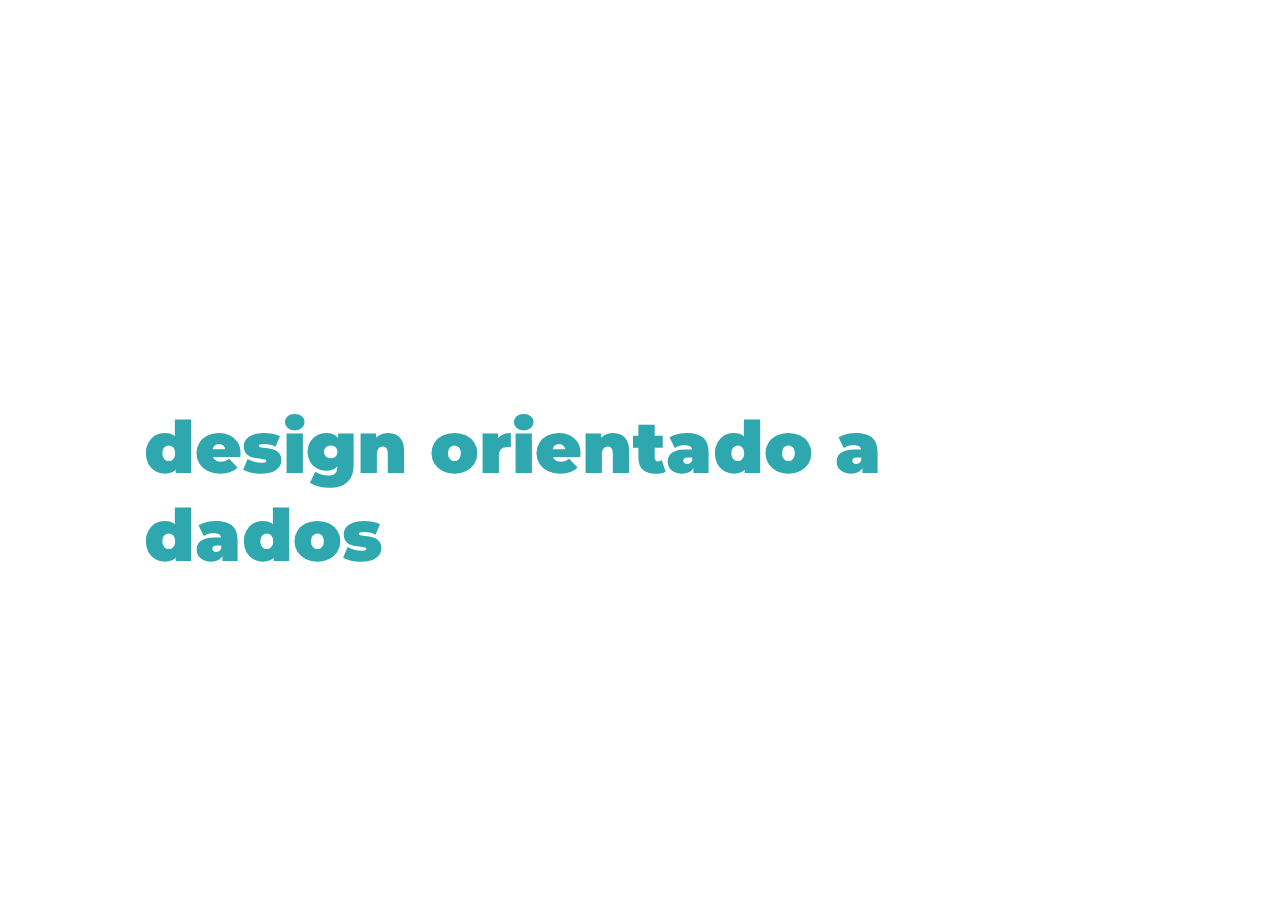
<file: dod/index.html>
<!DOCTYPE html>
<html lang="">
<head>
<meta charset="utf-8">
<link rel="stylesheet" type="text/css" href="../style.css">
<title>design orientado a dados</title>
</head>
<body>

<section>
    <h1>design orientado a dados</h1>

    <!--
    DOD
    - 3 big lies
    - death by thousand cuts
    - oriented design vs oriente programming
    - teoria (hardware) e aplicaçoes (latencias e memoria)
    - job system, ecs unity, niagara, "system" godot, etc (indicadores)
    - 
    
    ex
    - cache de itens + "itemref" ao inves de sempre baixar tudo holodrive
    - electricity system demagnete
    - "jobs" horizon chase
    - GI wonderbox
    
    dod por necessidade vs dod consciente => death by thousand cuts
    
    ===
    http://ykarroum.com/2022/05/30/true-cost-list/
    https://blog.unity.com/technology/on-dots-c-c
    https://ispc.github.io/ispc.html
    https://www.youtube.com/watch?v=HG6c4Kwbv4I
    -->
</section>

</body>
</html>
</file>
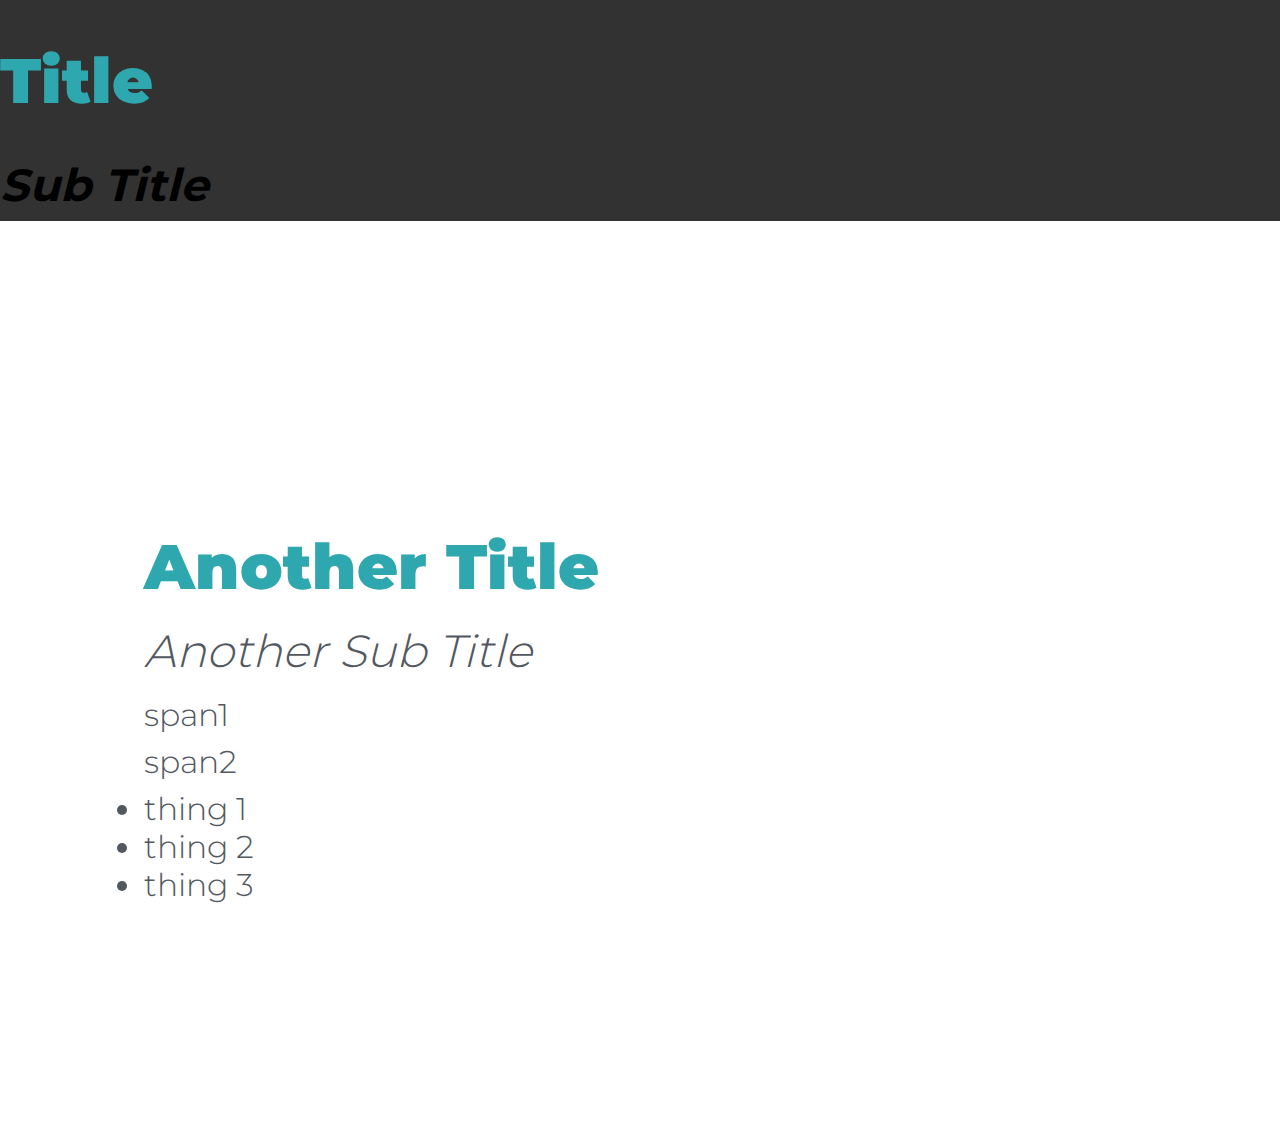
<file: template.html>
<!DOCTYPE html>
<link rel="stylesheet" type="text/css" href="../style.css">
<title>Presentation Title</title>

<main>
	<h1>Title
	<h2>Sub Title
</main>

<section>
	<h1>Another Title
	<h2>Another Sub Title</h2>

	<p>span1
	<p>span2

	<ul>
		<li>thing 1
		<li>thing 2
		<li>thing 3
	</ul>
</section>
</file>
<file: style.css>
/* assets */
@font-face {
    font-family: Montserrat;
    font-style: normal;
    src: url(Montserrat.ttf);
}

* {
    font-family: Montserrat;
}

/* reset */
html {
    margin: 0;
    padding: 0;
    width: auto;
    height: 100%;

    scroll-snap-type: y mandatory;
    overflow-x: hidden;
    overflow-y: scroll;
}
body {
    margin: 0;
    padding: 0;
    width: auto;
    height: 100%;
    background: rgb(50, 50, 50);
}

/* styles */

section.main {
    background-image: linear-gradient(0deg, rgb(45, 150, 191) 0%, rgb(47, 171, 168) 100%);
}

section * {
    margin: 0;
    padding: 0;

    font-weight: 300;
    font-size: 3.5vh;
}

header, header * {
    font-weight: 300;
    font-size: 2vh;
}

footer, footer * {
    font-weight: 300;
    font-size: 2.3vh;
}

h1 {
    font-weight: 900;
    font-size: 7vh;
}
section.main h1, h1:only-child {
    font-size: 8vh;
}
h2 {
    font-size: 5vh;
    font-style: italic;
}
h1, h2 {
    margin-bottom: min(1vh, 10px);
}

section * {
    color: rgb(83, 88, 95);
}
h1 {
    color: rgb(47, 167, 174);
}
section.main * {
    color: white;
}
section[style*="background-image:"] * {
    text-shadow: 0 0 0.7vh rgb(0, 0, 0);
    color: white;
}

em {
    font-weight: inherit;
    font-size: inherit;
    color: inherit;
}

img {
    max-width: 80%;
    max-height: 60%;
    align-self: center;
}

section, header, footer {
    margin: 0;
    padding-left: calc(40vw - ((100vh - 8vh) * 4 / 9));
    padding-right: calc(50vw - ((100vh - 8vh) * 4 / 9));

    display: flex;
    flex-direction: column;
    flex-wrap: nowrap;
    justify-content: center;
    align-items: flex-start;
    align-content: center;
    row-gap: min(1vh, 10px);
}

section {
    position: relative;
    padding-top: 15vh;
    padding-bottom: 5vh;
    width: auto;
    height: 100%;
    box-sizing: border-box;

    scroll-snap-align: start;

    background-color: white;
    background-repeat: no-repeat;
    background-size: cover;
    background-position: center;
}

header, footer {
    width: 100%;
    left: 0;
    background-color: rgba(0, 0, 0, 0.05);
}
section[style*="background-image:"] header, section[style*="background-image:"] footer {
    text-shadow: none;
    background-color: rgba(0, 0, 0, 0.3);
}
header {
    position: absolute;
    top: 0;
    padding-top: 0.2vh;
    padding-bottom: 0.2vh;
}
footer {
    position: absolute;
    bottom: 0;
    padding-top: 0.8vh;
    padding-bottom: 1.2vh;
}

pre {
    padding: 0.5vh;
    font-size: unset;
}
pre, code {
    background-color: rgba(200, 200, 200, 0.2);
    border-color: rgba(200, 200, 200, 0.6);
    border-radius: 1vh;
    border-width: 0.3vh;
    border-style: solid;
}
code {
    font-family: monospace;
    font-size: 3vh;
}
pre > code {
    background-color: unset;
    border: unset;
    font-size: 2.5vh;
}
</file>
